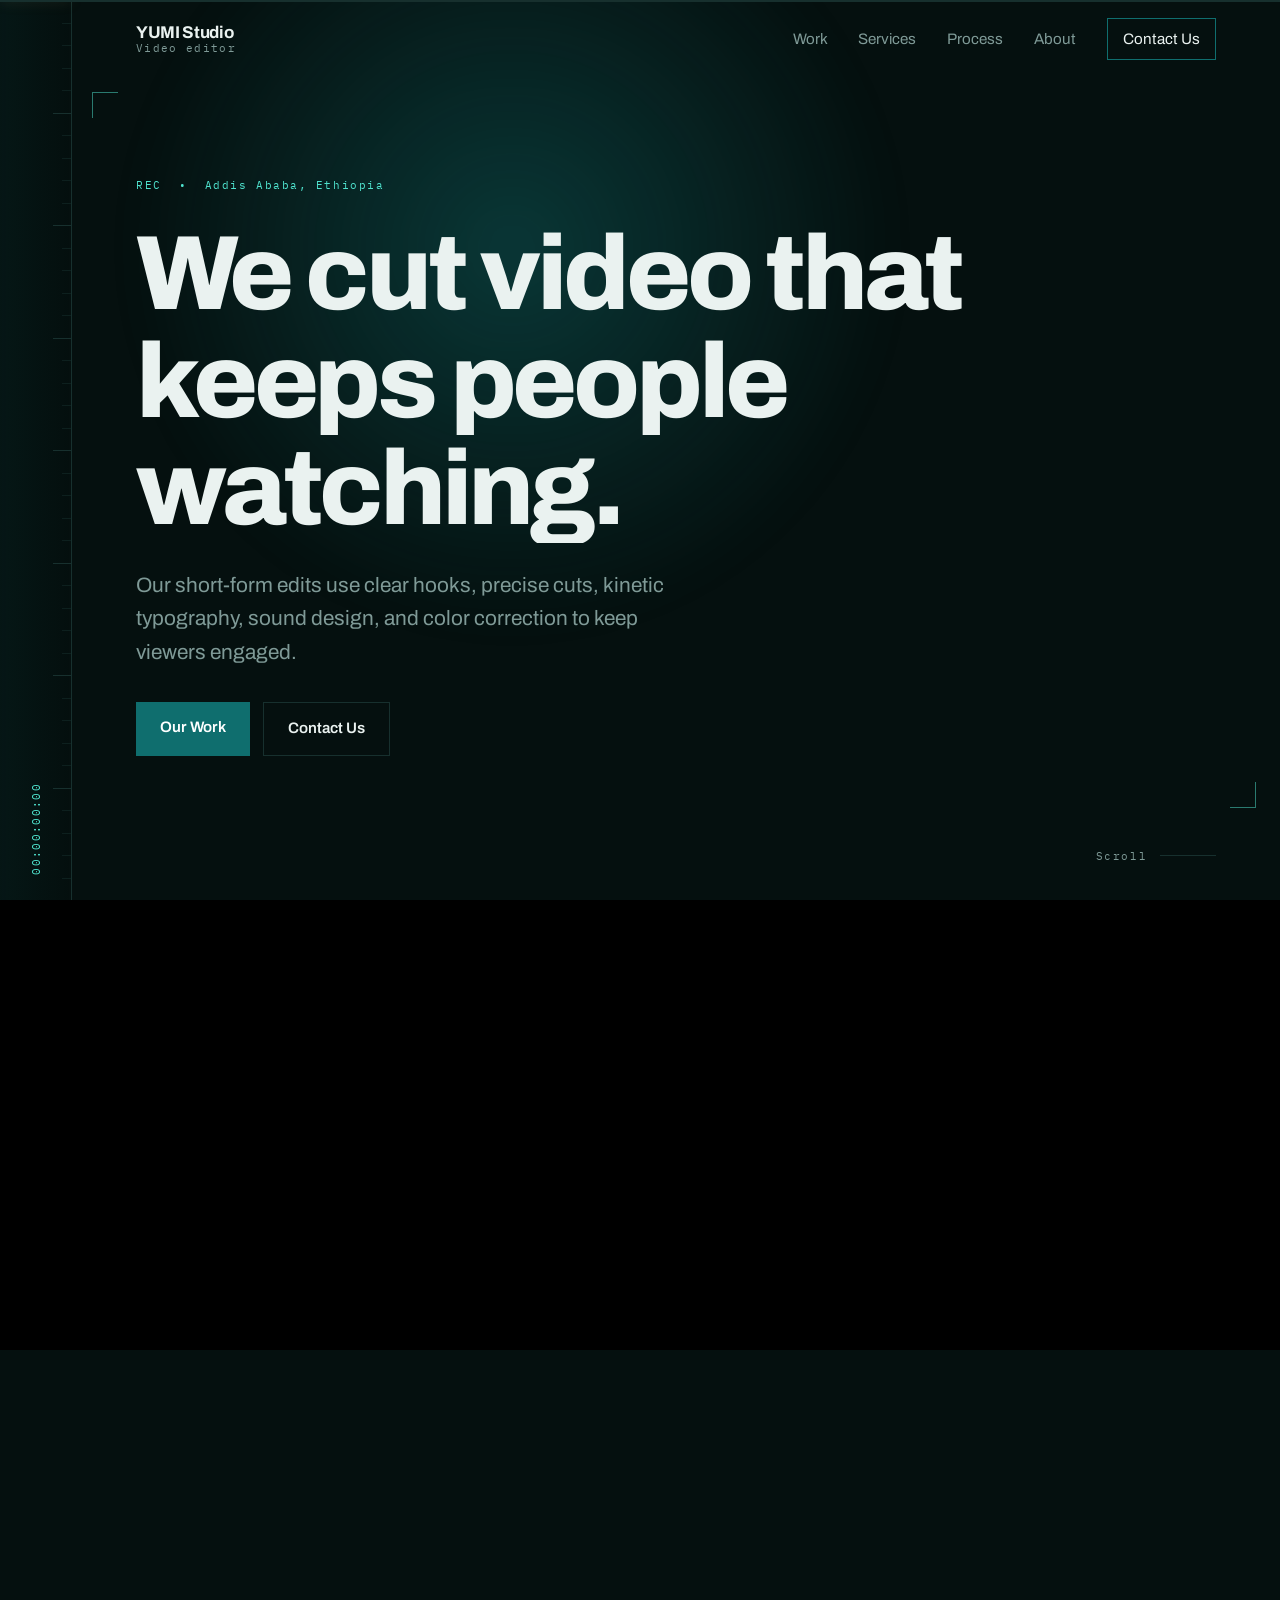
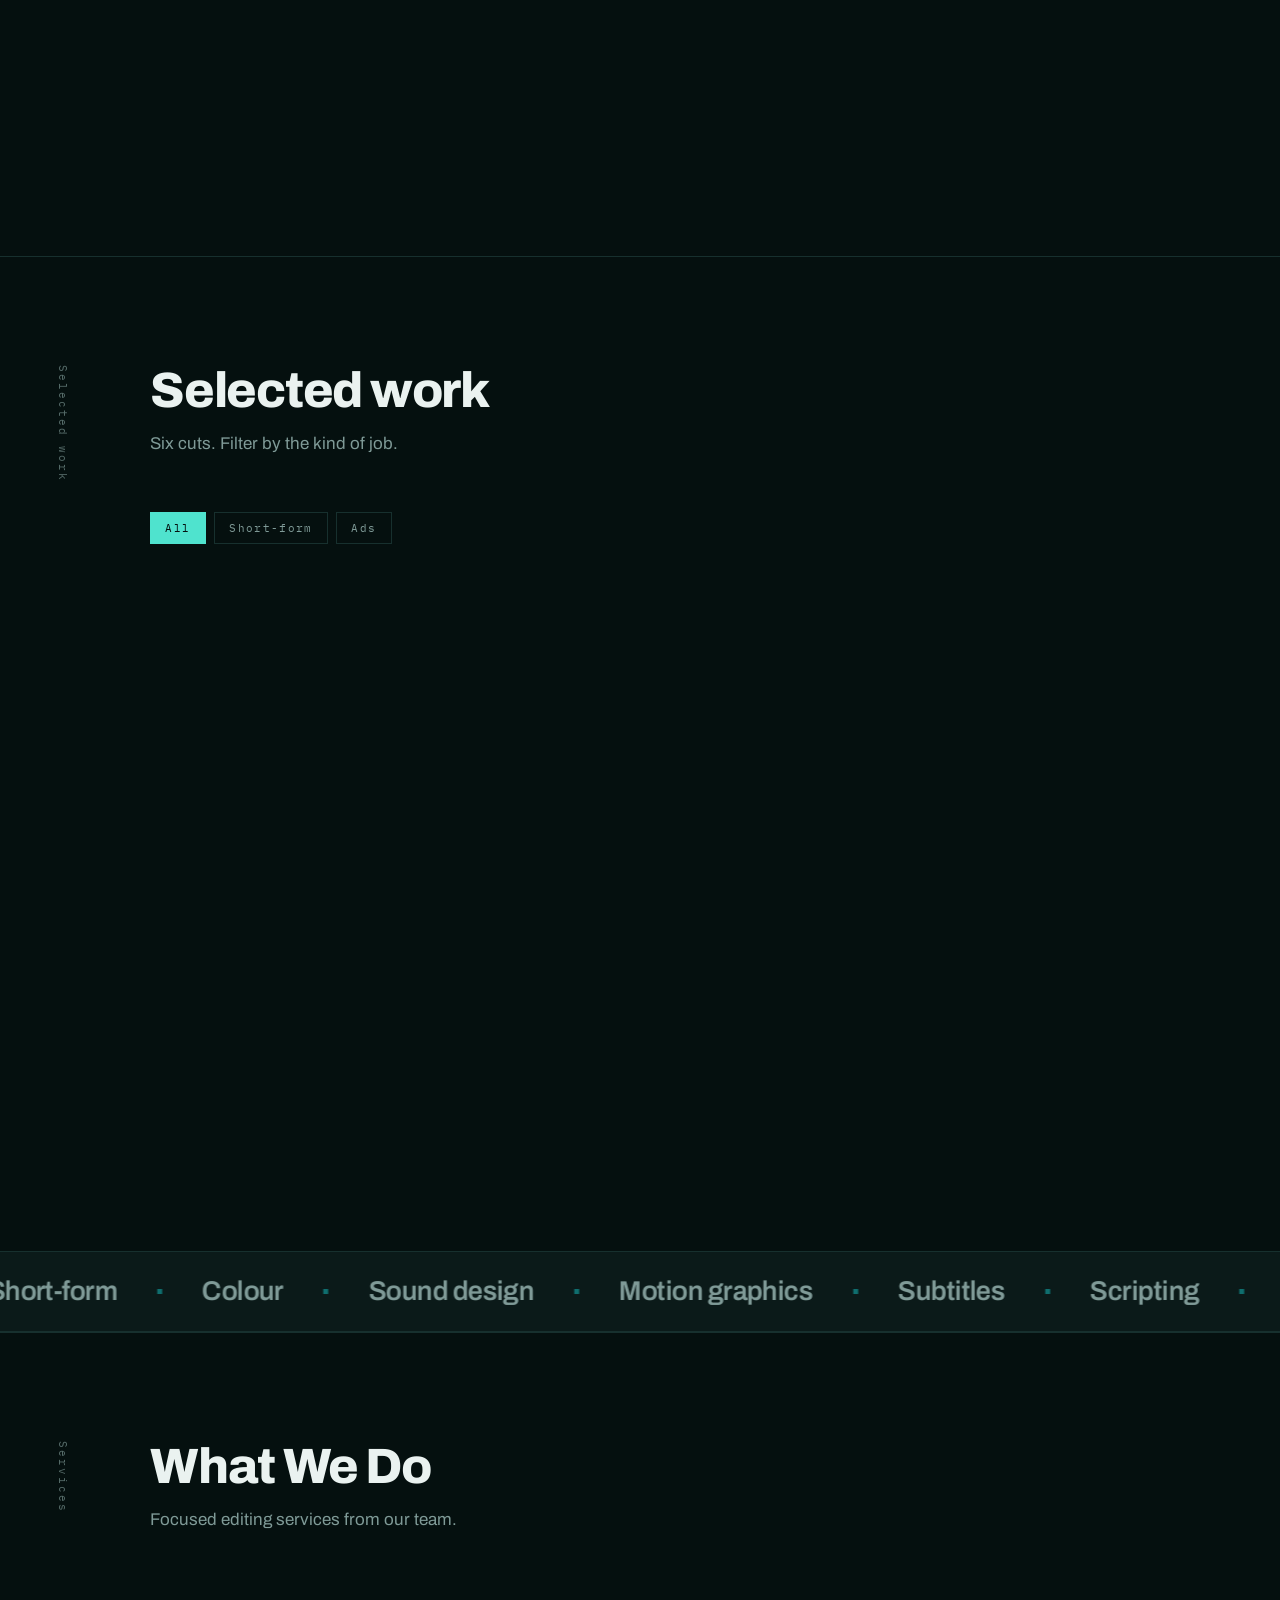
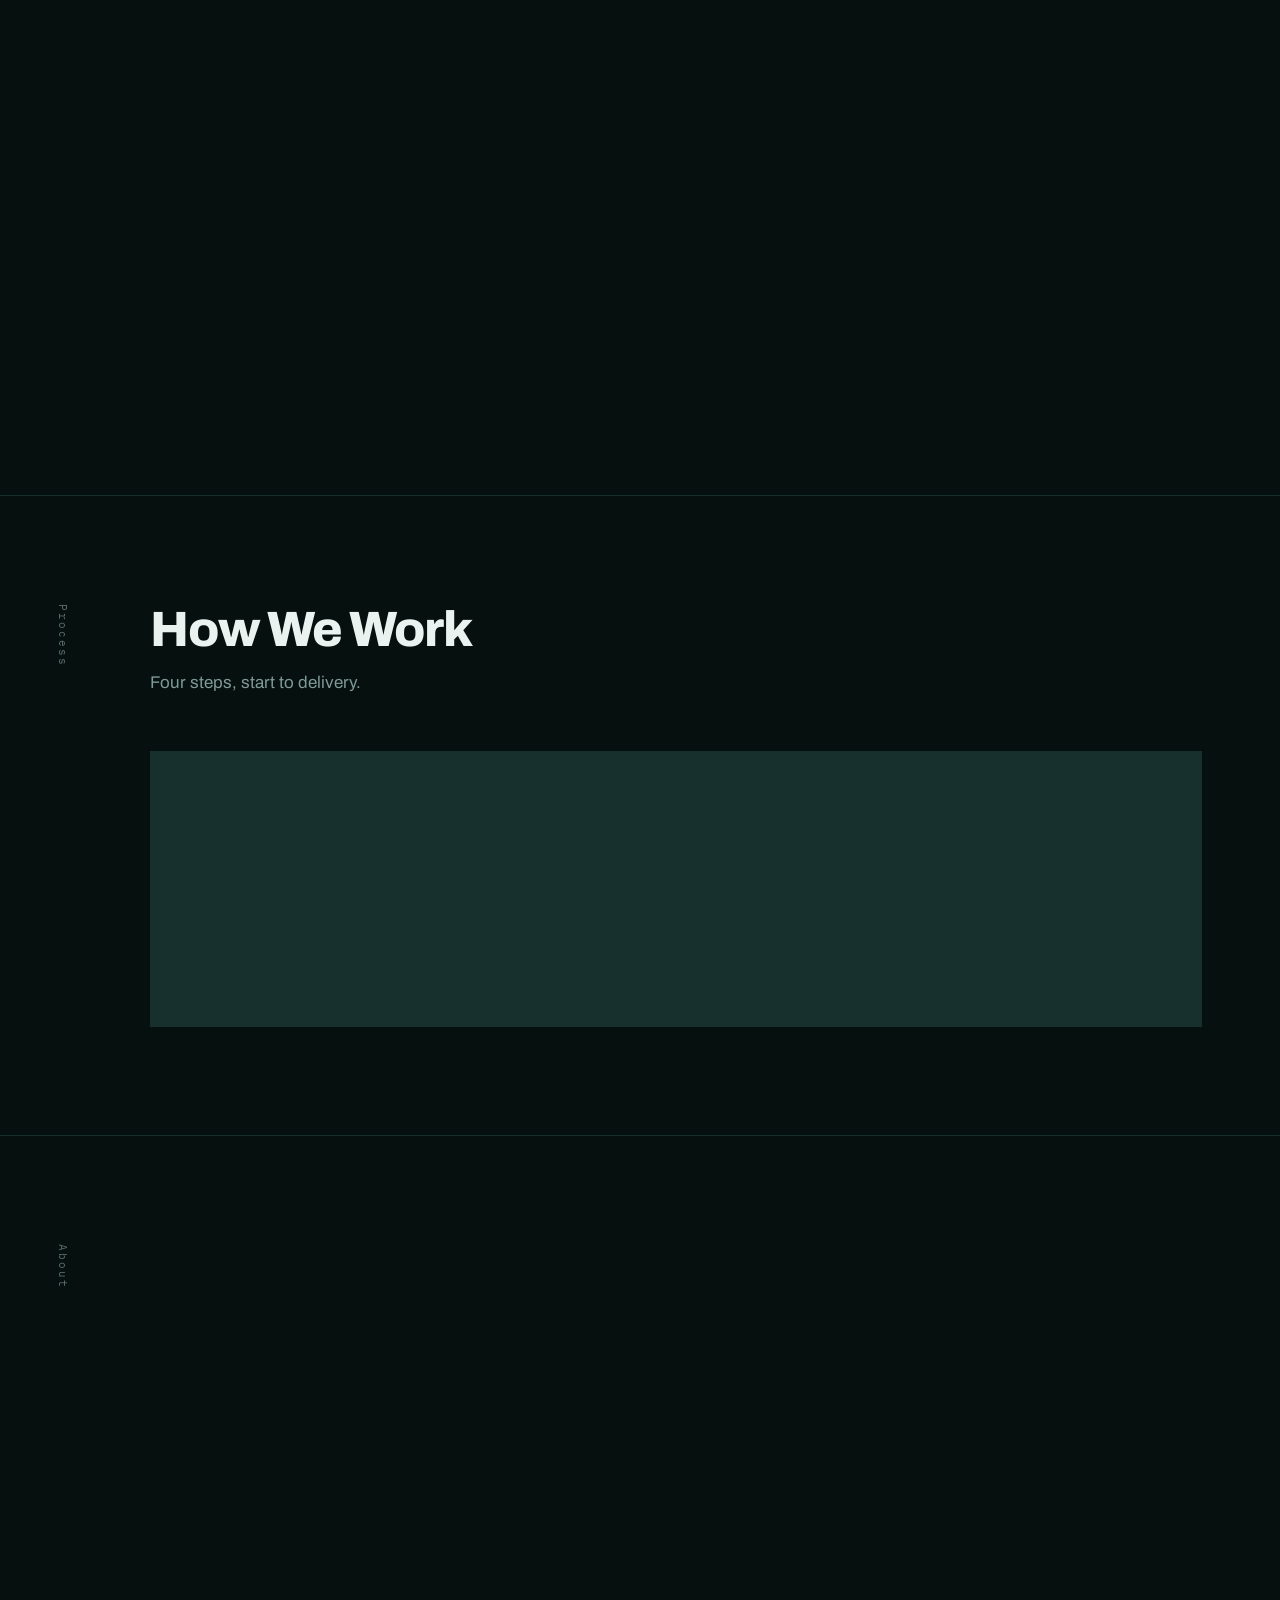
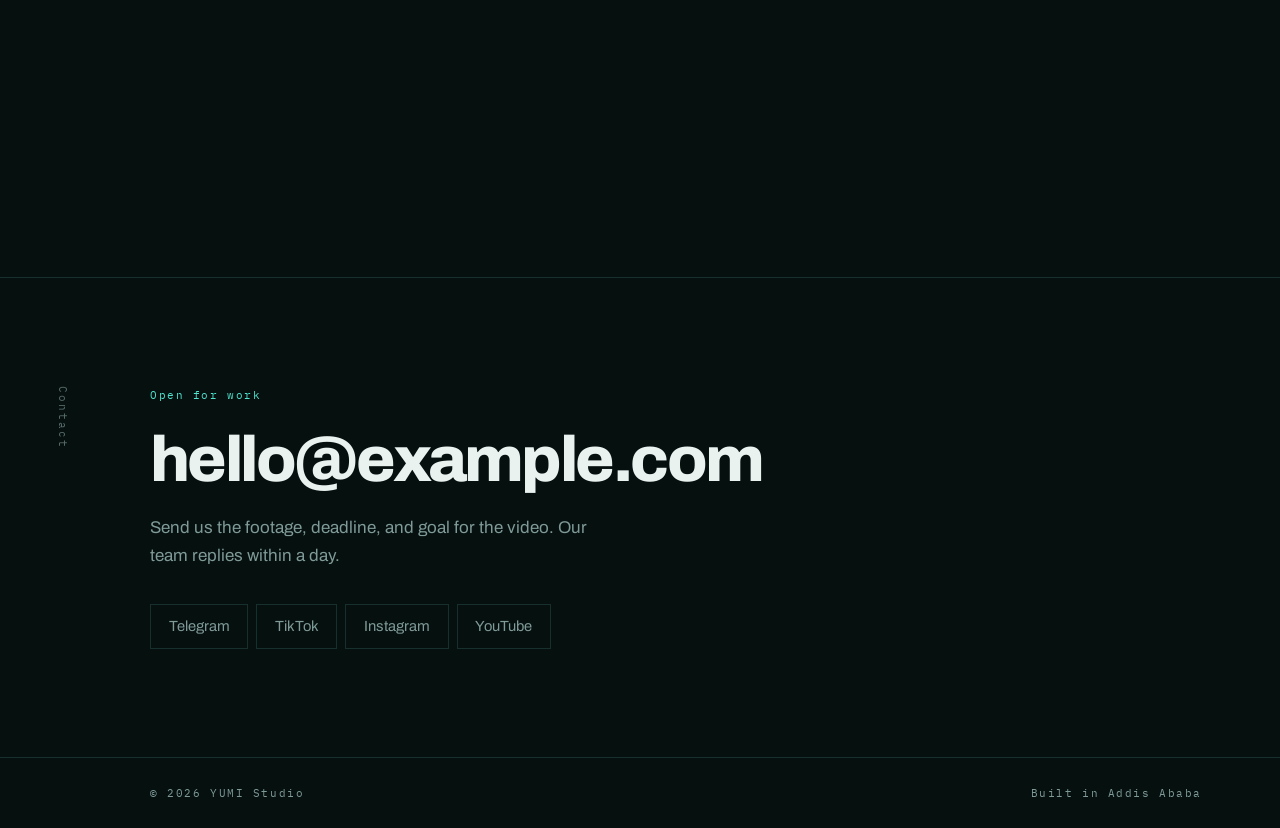
<file: PREVIEW-single-file.html>
<!DOCTYPE html>
<!--
  ============================================================
  YUMI STUDIO — SHORT-FORM VIDEO EDITING
  ============================================================
  This is the ONLY page of the site. Everything lives here.

  HOW THIS FILE IS ORGANISED (scroll down and you'll hit these in order):
    1. <head>        - fonts, title, link to the CSS file
    2. Left rail     - the timeline ruler + timecode
    3. Navigation    - top menu
    4. #hero         - first screen
    5. #showreel     - your main featured video
    6. #work         - grid of your videos
    7. #services     - what you offer
    8. #process      - how you work
    9. #about        - about you
   10. #contact      - how people reach you
   11. footer

  WHERE TO PUT YOUR YOUTUBE VIDEOS:
    Search this file for   data-yt="
    Every one of those is a placeholder. Replace REPLACE_ME with
    your YouTube video ID. Full instructions are in README.md.
  ============================================================
-->
<html lang="en">
<head>
  <meta charset="UTF-8" />
  <meta name="viewport" content="width=device-width, initial-scale=1.0" />

  <!-- ===== EDIT ME: the text in the browser tab ===== -->
  <title>YUMI | Short-Form Video Editing &amp; Content Agency</title>

  <!-- ===== EDIT ME: the description Google shows in search results ===== -->
  <meta name="description" content="YUMI creates short-form video edits for brands and creators, with precise cuts, sound design, color correction, and hook-based storytelling." />

  <meta name="theme-color" content="#05100F" />

  <!-- Fonts. Archivo does the headlines and body text, IBM Plex Mono does the timecode. -->
  <link rel="preconnect" href="https://fonts.googleapis.com" />
  <link rel="preconnect" href="https://fonts.gstatic.com" crossorigin />
  <link href="https://fonts.googleapis.com/css2?family=Archivo:wght@400;500;600;700;800&family=IBM+Plex+Mono:wght@400;500&display=swap" rel="stylesheet" />

  <!-- Our stylesheet. All colours, spacing and layout live in css/style.css -->
  <style>
/* ============================================================
   STYLE.CSS — everything the site looks like
   ============================================================
   CONTENTS (use Ctrl+F / Cmd+F to jump to a heading)
     1.  DESIGN TOKENS      <- colours, fonts and spacing live here
     2.  RESET + BASE
     3.  LAYOUT HELPERS
     4.  LETTERBOX + SCRUBBER
     5.  LEFT RAIL (timeline ruler)
     6.  NAVIGATION
     7.  HERO
     8.  SECTION HEADINGS
     9.  YOUTUBE PLAYER
    10.  WORK GRID + FILTERS
    11.  MARQUEE
    12.  SERVICES
    13.  PROCESS
    14.  ABOUT
    15.  CONTACT + FOOTER
    16.  SCROLL ANIMATIONS
    17.  RESPONSIVE (tablet + mobile)
    18.  REDUCED MOTION

   TO CHANGE ALL THE COLOURS ON THE SITE, edit section 1 only.
   ============================================================ */


/* ============================================================
   1. DESIGN TOKENS
   ============================================================ */
:root {
  /* ---- Colours ---- */
  --ink:      #05100F;   /* page background, a black with a green cast     */
  --surface:  #0B1A19;   /* panels sitting on top of the background        */
  --line:     #17302E;   /* hairline borders                              */
  --brand:    #0F6E6E;   /* YOUR BRAND COLOUR — fills, buttons            */
  --glow:     #4FE3CE;   /* bright teal — links, hovers, anything small    */
  --sand:     #E9B872;   /* the one warm accent. Use it rarely.            */
  --text:     #EAF2F0;   /* main text                                     */
  --muted:    #7F9A97;   /* secondary text                                */

  /* ---- Type ---- */
  --font:     "Archivo", system-ui, -apple-system, "Segoe UI", sans-serif;
  --mono:     "IBM Plex Mono", ui-monospace, "Courier New", monospace;

  /* A type scale. clamp(min, preferred, max) = it grows with the screen. */
  --fs-hero:  clamp(2.6rem, 8.5vw, 6.6rem);
  --fs-h2:    clamp(1.9rem, 4.2vw, 3.1rem);
  --fs-h3:    clamp(1.15rem, 1.9vw, 1.45rem);
  --fs-lead:  clamp(1.05rem, 1.7vw, 1.3rem);
  --fs-body:  1.0625rem;
  --fs-tc:    0.7rem;    /* the small monospace labels */

  /* ---- Spacing ---- */
  --gutter:   clamp(1.25rem, 5vw, 4rem);
  --rail-w:   72px;              /* width of the left timeline ruler */
  --section-y: clamp(5rem, 12vh, 9rem);
  --max:      1180px;            /* max content width */

  /* ---- Motion ---- */
  --ease:     cubic-bezier(0.22, 1, 0.36, 1);  /* slow-out, cinematic */
  --slow:     900ms;
}


/* ============================================================
   2. RESET + BASE
   ============================================================ */
*, *::before, *::after { box-sizing: border-box; }

html {
  scroll-behavior: smooth;
  /* stops the fixed nav from covering a section you jump to */
  scroll-padding-top: 90px;
}

body {
  margin: 0;
  background: var(--ink);
  color: var(--text);
  font-family: var(--font);
  font-size: var(--fs-body);
  line-height: 1.62;
  -webkit-font-smoothing: antialiased;
  overflow-x: hidden;
}

h1, h2, h3 { margin: 0; line-height: 1.02; font-weight: 800; letter-spacing: -0.025em; }
p  { margin: 0 0 1em; }
ul, ol { margin: 0; padding: 0; list-style: none; }
img { max-width: 100%; display: block; }

a { color: inherit; text-decoration: none; }

/* Anyone tabbing with a keyboard must be able to see where they are. */
:focus-visible {
  outline: 2px solid var(--glow);
  outline-offset: 3px;
}

/* The small monospace labels: timecode, tags, slate text. */
.tc {
  font-family: var(--mono);
  font-size: var(--fs-tc);
  letter-spacing: 0.14em;
  color: var(--muted);
  margin: 0;
}

.visually-hidden {
  position: absolute; width: 1px; height: 1px;
  overflow: hidden; clip: rect(0 0 0 0); white-space: nowrap;
}

.skip-link {
  position: absolute; left: -9999px; top: 0; z-index: 999;
  background: var(--brand); color: #fff; padding: .75rem 1rem;
}
.skip-link:focus { left: 0; }


/* ============================================================
   3. LAYOUT HELPERS
   ============================================================ */
.wrap {
  width: 100%;
  max-width: var(--max);
  margin-inline: auto;
  padding-inline: var(--gutter);
}

.section {
  position: relative;
  padding-block: var(--section-y);
  /* leaves room for the fixed ruler on the left */
  padding-left: var(--rail-w);
  border-top: 1px solid var(--line);
}

/* The name of each section, printed sideways on the ruler. */
.section::before {
  content: attr(data-clip);
  position: absolute;
  left: 0; top: var(--section-y);
  width: var(--rail-w);
  font-family: var(--mono);
  font-size: var(--fs-tc);
  letter-spacing: 0.18em;
  color: var(--muted);
  writing-mode: vertical-rl;
  opacity: .65;
}


/* ============================================================
   4. LETTERBOX + SCRUBBER
   ============================================================ */
/* Two black bars that retract on load. See js/main.js -> letterbox open. */
.letterbox {
  position: fixed; left: 0; right: 0;
  height: 50vh; background: #000; z-index: 200;
  pointer-events: none;
  transition: transform 1100ms var(--ease);
}
.letterbox--top    { top: 0;    transform: translateY(0); }
.letterbox--bottom { bottom: 0; transform: translateY(0); }
body.is-open .letterbox--top    { transform: translateY(-100%); }
body.is-open .letterbox--bottom { transform: translateY(100%); }

/* Thin progress bar across the very top. */
.scrubber {
  position: fixed; inset: 0 0 auto 0; height: 2px;
  background: var(--line); z-index: 120;
}
.scrubber__fill {
  display: block; height: 100%; width: 0%;
  background: var(--glow);
}


/* ============================================================
   5. LEFT RAIL (timeline ruler)
   ============================================================ */
.rail {
  position: fixed; left: 0; top: 0; bottom: 0;
  width: var(--rail-w);
  border-right: 1px solid var(--line);
  z-index: 90;
  pointer-events: none;
  background: linear-gradient(to right, rgba(15,110,110,.07), transparent);
}

.rail__ticks { position: absolute; inset: 0; }
.rail__ticks span {
  position: absolute; right: 0; height: 1px;
  background: var(--line);
}

/* The moving playhead line. This is the one place the warm accent is used. */
.rail__playhead {
  position: absolute; right: 0; left: 0; top: 0; height: 1px;
  background: var(--sand);
  box-shadow: 0 0 12px rgba(233,184,114,.55);
}

.rail__timecode {
  position: absolute; left: 50%; bottom: 1.6rem;
  transform: translateX(-50%) rotate(180deg);
  writing-mode: vertical-rl;
  font-family: var(--mono);
  font-size: var(--fs-tc);
  letter-spacing: .12em;
  color: var(--glow);
}


/* ============================================================
   6. NAVIGATION
   ============================================================ */
.nav {
  position: fixed; top: 0; left: var(--rail-w); right: 0;
  z-index: 100;
  display: flex; align-items: center; justify-content: space-between;
  gap: 1rem;
  padding: 1.1rem var(--gutter);
  transition: background 400ms var(--ease), border-color 400ms var(--ease), padding 400ms var(--ease);
  border-bottom: 1px solid transparent;
}
/* JS adds .is-stuck once you scroll past the hero. */
.nav.is-stuck {
  background: rgba(5,16,15,.82);
  backdrop-filter: blur(14px);
  border-bottom-color: var(--line);
  padding-block: .7rem;
}

.nav__mark { display: flex; flex-direction: column; line-height: 1.15; }
.nav__markName { font-weight: 700; letter-spacing: -0.02em; }
.nav__markRole { font-family: var(--mono); font-size: var(--fs-tc); color: var(--muted); letter-spacing: .12em; }

.nav__links { display: flex; align-items: center; gap: clamp(1rem, 2.4vw, 2rem); }
.nav__links a { font-size: .95rem; color: var(--muted); transition: color 250ms; }
.nav__links a:hover { color: var(--text); }
/* JS adds .is-current to the link for the section you're looking at. */
.nav__links a.is-current { color: var(--glow); }

.nav__cta {
  border: 1px solid var(--brand);
  padding: .5rem .95rem;
  color: var(--text) !important;
  transition: background 300ms var(--ease), border-color 300ms;
}
.nav__cta:hover { background: var(--brand); }

.nav__toggle {
  display: none;
  background: none; border: 1px solid var(--line);
  width: 42px; height: 38px; cursor: pointer;
  flex-direction: column; align-items: center; justify-content: center; gap: 5px;
}
.nav__toggle span { display: block; width: 18px; height: 1.5px; background: var(--text); transition: transform 300ms var(--ease), opacity 200ms; }
.nav__toggle[aria-expanded="true"] span:first-child { transform: translateY(3.25px) rotate(45deg); }
.nav__toggle[aria-expanded="true"] span:nth-child(2) { transform: translateY(-3.25px) rotate(-45deg); }


/* ============================================================
   7. HERO
   ============================================================ */
.hero {
  position: relative;
  min-height: 100svh;
  display: flex; align-items: center;
  padding: 8rem var(--gutter) 6rem;
  padding-left: calc(var(--rail-w) + var(--gutter));
  overflow: hidden;
}

/* One soft light source. The only gradient on the page. */
.hero__glow {
  position: absolute; top: -18%; left: 8%;
  width: min(70vw, 820px); aspect-ratio: 1;
  background: radial-gradient(circle, rgba(15,110,110,.42), rgba(15,110,110,0) 66%);
  filter: blur(18px);
  pointer-events: none;
}

/* Viewfinder corner brackets */
.bracket { position: absolute; width: 26px; height: 26px; opacity: .5; }
.bracket--tl { top: 92px;  left: calc(var(--rail-w) + 1.25rem); border-top: 1px solid var(--glow);    border-left: 1px solid var(--glow); }
.bracket--br { bottom: 92px; right: 1.5rem;                     border-bottom: 1px solid var(--glow); border-right: 1px solid var(--glow); }

.hero__inner { position: relative; max-width: min(900px, 90vw); width: 100%; }
.hero__slate { color: var(--glow); margin-bottom: 1.6rem; }

.hero__title {
  font-size: var(--fs-hero);
  font-weight: 800;
  letter-spacing: -0.04em;
  margin-bottom: 1.6rem;
}

/* Each headline line sits inside a "mask" so it can slide up into view. */
.mask { display: block; overflow: hidden; }
.mask__inner {
  display: block;
  transform: translateY(110%);
  transition: transform 1000ms var(--ease);
}
body.is-open .mask__inner { transform: translateY(0); }
/* stagger the three lines */
body.is-open .mask:nth-child(1) .mask__inner { transition-delay: 220ms; }
body.is-open .mask:nth-child(2) .mask__inner { transition-delay: 330ms; }
body.is-open .mask:nth-child(3) .mask__inner { transition-delay: 440ms; }

.hero__lede {
  max-width: 46ch;
  font-size: var(--fs-lead);
  color: var(--muted);
  opacity: 0; transform: translateY(14px);
  transition: opacity 800ms var(--ease) 700ms, transform 800ms var(--ease) 700ms;
}
.hero__actions {
  display: flex; flex-wrap: wrap; gap: .8rem; margin-top: 2rem;
  opacity: 0; transform: translateY(14px);
  transition: opacity 800ms var(--ease) 820ms, transform 800ms var(--ease) 820ms;
}
body.is-open .hero__lede,
body.is-open .hero__actions { opacity: 1; transform: none; }

/* Buttons */
.btn {
  display: inline-block;
  padding: .85rem 1.5rem;
  font-weight: 600; font-size: .95rem;
  transition: background 320ms var(--ease), color 320ms, border-color 320ms, transform 320ms var(--ease);
}
.btn--solid { background: var(--brand); color: #fff; }
.btn--solid:hover { background: var(--glow); color: var(--ink); transform: translateY(-2px); }
.btn--ghost { border: 1px solid var(--line); color: var(--text); }
.btn--ghost:hover { border-color: var(--glow); color: var(--glow); transform: translateY(-2px); }

.hero__cue {
  position: absolute; bottom: 2.2rem; right: var(--gutter);
  display: flex; align-items: center; gap: .8rem;
}
.hero__cueLine {
  width: 56px; height: 1px; background: var(--line); position: relative; overflow: hidden;
}
.hero__cueLine::after {
  content: ""; position: absolute; inset: 0; background: var(--glow);
  transform: translateX(-100%);
  animation: cue 2.4s var(--ease) infinite;
}
@keyframes cue {
  0%   { transform: translateX(-100%); }
  55%  { transform: translateX(0); }
  100% { transform: translateX(100%); }
}


/* ============================================================
   8. SECTION HEADINGS
   ============================================================ */
.head { margin-bottom: clamp(2.2rem, 5vw, 3.4rem); max-width: 54ch; }
.head__title { font-size: var(--fs-h2); }
.head__note { color: var(--muted); margin-top: .9rem; }


/* ============================================================
   9. YOUTUBE PLAYER
   ============================================================
   The .player div starts as a thumbnail with a play button.
   The real YouTube iframe is only loaded when it's clicked,
   which keeps the page fast. Built by js/main.js.
   ============================================================ */
.player {
  position: relative;
  aspect-ratio: 16 / 9;
  background: var(--surface);
  border: 1px solid var(--line);
  overflow: hidden;
  cursor: pointer;
}
.player--wide { border-color: var(--brand); }

.player__thumb {
  position: absolute; inset: 0;
  width: 100%; height: 100%;
  object-fit: cover;
  filter: saturate(.75) contrast(1.05);
  transition: transform 900ms var(--ease), filter 600ms var(--ease);
}
.player:hover .player__thumb { transform: scale(1.04); filter: saturate(1) contrast(1); }

.player__veil {
  position: absolute; inset: 0;
  background: linear-gradient(to top, rgba(5,16,15,.75), rgba(5,16,15,.15) 55%);
}

.player__btn {
  position: absolute; left: 50%; top: 50%;
  transform: translate(-50%, -50%);
  width: 64px; height: 64px;
  display: grid; place-items: center;
  background: rgba(15,110,110,.9);
  border: none;
  cursor: pointer;
  transition: background 320ms var(--ease), transform 420ms var(--ease);
}
.player:hover .player__btn { background: var(--glow); transform: translate(-50%,-50%) scale(1.08); }
.player__btn svg { width: 18px; height: 18px; fill: #fff; margin-left: 2px; }
.player:hover .player__btn svg { fill: var(--ink); }

.player__time {
  position: absolute; right: .7rem; bottom: .7rem;
  font-family: var(--mono); font-size: var(--fs-tc);
  background: rgba(5,16,15,.85); color: var(--text);
  padding: .2rem .45rem;
}

/* The state after you click: a real YouTube embed fills the box. */
.player iframe { position: absolute; inset: 0; width: 100%; height: 100%; border: 0; }

/* Shown when data-yt is still REPLACE_ME */
.player.is-empty { display: grid; place-items: center; cursor: default; }
.player.is-empty .player__hint {
  font-family: var(--mono); font-size: var(--fs-tc);
  color: var(--muted); text-align: center; padding: 1rem; line-height: 1.8;
}


/* ============================================================
   10. WORK GRID + FILTERS
   ============================================================ */
.filters { display: flex; flex-wrap: wrap; gap: .5rem; margin-bottom: 2rem; }
.filter {
  font-family: var(--mono); font-size: var(--fs-tc); letter-spacing: .12em;
  background: none; border: 1px solid var(--line); color: var(--muted);
  padding: .5rem .9rem; cursor: pointer;
  transition: color 260ms, border-color 260ms, background 260ms;
}
.filter:hover { color: var(--text); border-color: var(--muted); }
.filter.is-active { color: var(--ink); background: var(--glow); border-color: var(--glow); }

.grid {
  display: grid;
  grid-template-columns: repeat(auto-fill, minmax(320px, 1fr));
  gap: clamp(1.2rem, 2.5vw, 2rem);
}

.card { display: flex; flex-direction: column; }
.card.is-hidden { display: none; }
.card__meta { padding-top: .9rem; border-top: 1px solid var(--line); margin-top: .9rem; }
.card__title { font-size: var(--fs-h3); font-weight: 700; }
.card__line { color: var(--muted); font-size: .9rem; margin: .35rem 0 0; }

.grid__empty { color: var(--muted); margin-top: 2rem; }


/* ============================================================
   11. MARQUEE
   ============================================================ */
.marquee {
  overflow: hidden;
  border-block: 1px solid var(--line);
  padding-block: 1.1rem;
  padding-left: var(--rail-w);
  background: var(--surface);
}
.marquee__track {
  display: flex; align-items: center; gap: 2.5rem;
  white-space: nowrap;
  font-size: clamp(1.1rem, 2.4vw, 1.7rem);
  font-weight: 600; letter-spacing: -0.02em;
  color: var(--muted);
  will-change: transform;
}
.marquee .dot { width: 5px; height: 5px; background: var(--brand); flex: none; }


/* ============================================================
   12. SERVICES
   ============================================================ */
.rows { border-top: 1px solid var(--line); }
.row {
  display: grid;
  grid-template-columns: minmax(180px, 1fr) 2.2fr auto;
  gap: 1.5rem;
  align-items: start;
  padding-block: clamp(1.6rem, 3.5vw, 2.4rem);
  border-bottom: 1px solid var(--line);
  transition: background 400ms var(--ease);
}
.row:hover { background: rgba(15,110,110,.06); }
.row__title { font-size: var(--fs-h3); font-weight: 700; }
.row__body { color: var(--muted); margin: 0; max-width: 52ch; }
.row__tag { white-space: nowrap; }


/* ============================================================
   13. PROCESS
   ============================================================ */
.steps { display: grid; gap: 1px; background: var(--line); border: 1px solid var(--line); }
.step { background: var(--ink); padding: clamp(1.4rem, 3vw, 2.2rem); }
.step__num { color: var(--brand); display: block; margin-bottom: .9rem; }
.step__title { font-size: var(--fs-h3); font-weight: 700; margin-bottom: .6rem; }
.step__body { color: var(--muted); margin: 0; max-width: 60ch; }

@media (min-width: 900px) {
  .steps { grid-template-columns: repeat(4, 1fr); }
}


/* ============================================================
   14. ABOUT
   ============================================================ */
.about__grid { display: grid; gap: clamp(2rem, 5vw, 4rem); align-items: start; }
@media (min-width: 900px) {
  .about__grid { grid-template-columns: 0.85fr 1.15fr; }
}

.about__portrait {
  position: relative;
  aspect-ratio: 4 / 5;
  background: var(--surface);
  border: 1px solid var(--line);
  overflow: hidden;
}
.about__portrait img { width: 100%; height: 100%; object-fit: cover; filter: grayscale(.25) contrast(1.05); }
.about__portraitNote { display: none; position: absolute; inset: 0; place-content: center; text-align: center; padding: 1.5rem; }
/* If the photo file is missing, show the hint instead of a broken image. */
.about__portrait.is-missing img { display: none; }
.about__portrait.is-missing .about__portraitNote { display: grid; }

.about__text p { color: var(--muted); max-width: 58ch; }
.about__text .head__title { margin-bottom: 1.4rem; }

.stats { display: grid; gap: 1px; background: var(--line); border: 1px solid var(--line); margin: 2.2rem 0 0; }
@media (min-width: 620px) { .stats { grid-template-columns: repeat(3, 1fr); } }
.stats > div { background: var(--ink); padding: 1.1rem 1.2rem; }
.stats dt { margin-bottom: .4rem; }
.stats dd { margin: 0; font-size: clamp(1.5rem, 3vw, 2.1rem); font-weight: 700; letter-spacing: -0.03em; color: var(--text); }


/* ============================================================
   15. CONTACT + FOOTER
   ============================================================ */
.contact { text-align: left; }
.contact__slate { color: var(--glow); margin-bottom: 1.4rem; }
.contact__title {
  font-size: clamp(1.7rem, 6vw, 4rem);
  letter-spacing: -0.04em;
  word-break: break-word;
}
.contact__title a {
  background-image: linear-gradient(var(--glow), var(--glow));
  background-size: 0% 2px;
  background-repeat: no-repeat;
  background-position: 0 100%;
  transition: background-size 600ms var(--ease), color 400ms;
  padding-bottom: .1em;
}
.contact__title a:hover { background-size: 100% 2px; color: var(--glow); }

.contact__note { color: var(--muted); max-width: 46ch; margin-top: 1.4rem; }

.contact__links { display: flex; flex-wrap: wrap; gap: .5rem; margin-top: 2.2rem; }
.contact__links a {
  display: inline-block;
  border: 1px solid var(--line);
  padding: .6rem 1.1rem;
  font-size: .92rem; color: var(--muted);
  transition: color 300ms, border-color 300ms, transform 300ms var(--ease);
}
.contact__links a:hover { color: var(--glow); border-color: var(--glow); transform: translateY(-2px); }

.foot { border-top: 1px solid var(--line); padding-block: 1.6rem; padding-left: var(--rail-w); }
.foot__inner { display: flex; justify-content: space-between; gap: 1rem; flex-wrap: wrap; }


/* ============================================================
   16. SCROLL ANIMATIONS
   ============================================================
   Anything with class="reveal" starts hidden and wipes into view
   when it scrolls onto the screen. js/main.js adds .is-in.
   This is a wipe (like an edit transition), not a plain fade.
   ============================================================ */
.reveal {
  opacity: 0;
  transform: translateY(38px) scale(.985);
  clip-path: inset(0 0 100% 0);
  transition:
    opacity      var(--slow) var(--ease),
    transform    var(--slow) var(--ease),
    clip-path    var(--slow) var(--ease);
}
.reveal.is-in {
  opacity: 1;
  transform: none;
  clip-path: inset(0 0 0% 0);
}
/* Cards in the grid come in one after another. */
.grid .reveal:nth-child(2) { transition-delay: 90ms; }
.grid .reveal:nth-child(3) { transition-delay: 180ms; }
.grid .reveal:nth-child(4) { transition-delay: 60ms; }
.grid .reveal:nth-child(5) { transition-delay: 150ms; }
.grid .reveal:nth-child(6) { transition-delay: 240ms; }

.steps .reveal:nth-child(2) { transition-delay: 80ms; }
.steps .reveal:nth-child(3) { transition-delay: 160ms; }
.steps .reveal:nth-child(4) { transition-delay: 240ms; }


/* ============================================================
   17. RESPONSIVE
   ============================================================ */

/* ---- Tablet and below: shrink the rail ---- */
@media (max-width: 1000px) {
  :root { --rail-w: 52px; }
  .row { grid-template-columns: 1fr; gap: .6rem; }
  .row__tag { order: -1; }
}

/* ---- Mobile: hide the rail entirely, stack the nav ---- */
@media (max-width: 760px) {
  :root { --rail-w: 0px; }

  .rail { display: none; }
  .section { padding-left: 0; border-top: 1px solid var(--line); }
  .section::before { display: none; }
  .marquee, .foot { padding-left: 0; }
  .hero { padding-left: var(--gutter); }
  .bracket--tl { left: 1.25rem; }

  .nav { left: 0; }

  /* The menu becomes a panel that drops down when the hamburger is tapped. */
  .nav__links {
    position: fixed;
    top: 66px; left: 0; right: 0;
    flex-direction: column;
    align-items: flex-start;
    gap: 0;
    background: rgba(5,16,15,.97);
    backdrop-filter: blur(16px);
    border-bottom: 1px solid var(--line);
    padding: .5rem var(--gutter) 1.4rem;
    /* hidden by default */
    opacity: 0; visibility: hidden;
    transform: translateY(-12px);
    transition: opacity 320ms var(--ease), transform 360ms var(--ease), visibility 320ms;
  }
  .nav__links.is-open { opacity: 1; visibility: visible; transform: none; }
  .nav__links a { padding: .85rem 0; width: 100%; border-bottom: 1px solid var(--line); font-size: 1.05rem; }
  .nav__cta { border: 1px solid var(--brand); margin-top: 1rem; text-align: center; }

  .nav__toggle { display: flex; }

  .grid { grid-template-columns: 1fr; }
  .hero__cue { display: none; }
  .hero__inner { max-width: none; }
}


/* ============================================================
   18. REDUCED MOTION
   ============================================================
   Some people turn animation off in their phone or computer
   settings. We respect that: everything just appears.
   ============================================================ */
@media (prefers-reduced-motion: reduce) {
  html { scroll-behavior: auto; }
  *, *::before, *::after {
    animation-duration: .001ms !important;
    animation-iteration-count: 1 !important;
    transition-duration: .001ms !important;
  }
  .reveal { opacity: 1; transform: none; clip-path: none; }
  .mask__inner { transform: none; }
  .hero__lede, .hero__actions { opacity: 1; transform: none; }
  .letterbox { display: none; }
}

</style>
</head>

<body>

  <!-- Letterbox bars. These slide away on page load, like a film starting. -->
  <div class="letterbox letterbox--top" aria-hidden="true"></div>
  <div class="letterbox letterbox--bottom" aria-hidden="true"></div>

  <!-- Thin scrubber at the very top of the screen that fills as you scroll. -->
  <div class="scrubber" aria-hidden="true"><span id="scrubberFill" class="scrubber__fill"></span></div>

  <!-- Skip link: lets keyboard users jump past the menu. Invisible until focused. -->
  <a class="skip-link" href="#hero">Skip to content</a>

  <!--
    ===== LEFT RAIL =====
    The vertical timeline ruler. Purely decorative on mobile (it's hidden there).
    The timecode number is written by JavaScript as you scroll.
  -->
  <aside class="rail" aria-hidden="true">
    <div class="rail__ticks" id="railTicks"></div>
    <div class="rail__playhead" id="railPlayhead"></div>
    <div class="rail__timecode" id="railTimecode">00:00:00:00</div>
  </aside>

  <!--
    ===== NAVIGATION =====
    To rename a menu item, change the text between the <a> tags.
    The href="#work" part must match the id="work" on the section it jumps to.
  -->
  <header class="nav" id="nav">
    <a class="nav__mark" href="#hero">
      <span class="nav__markName">YUMI Studio</span>
      <span class="nav__markRole">Video editor</span>
    </a>

    <nav class="nav__links" id="navLinks" aria-label="Main">
      <a href="#work">Work</a>
      <a href="#services">Services</a>
      <a href="#process">Process</a>
      <a href="#about">About</a>
      <a class="nav__cta" href="#contact">Contact Us</a>
    </nav>

    <!-- Hamburger button, only visible on small screens -->
    <button class="nav__toggle" id="navToggle" aria-expanded="false" aria-controls="navLinks">
      <span></span><span></span>
      <span class="visually-hidden">Open menu</span>
    </button>
  </header>

  <main>

    <!--
      ===== 1. HERO =====
      The first thing anyone sees. Keep the headline short and plain.
    -->
    <section class="hero" id="hero">
      <div class="hero__glow" aria-hidden="true"></div>

      <!-- Corner brackets, like the safe-area marks in a camera viewfinder -->
      <span class="bracket bracket--tl" aria-hidden="true"></span>
      <span class="bracket bracket--br" aria-hidden="true"></span>

      <div class="hero__inner" data-parallax="0.18">
        <p class="tc hero__slate">REC &nbsp;•&nbsp; Addis Ababa, Ethiopia</p>

        <!-- ===== EDIT ME: your main headline ===== -->
        <h1 class="hero__title">
          <span class="mask"><span class="mask__inner">We cut video that</span></span>
          <span class="mask"><span class="mask__inner">keeps people</span></span>
          <span class="mask"><span class="mask__inner">watching.</span></span>
        </h1>

        <!-- ===== EDIT ME: the sentence under your headline ===== -->
        <p class="hero__lede">
          Our short-form edits use clear hooks, precise cuts, kinetic typography, sound design, and color correction to keep viewers engaged.
        </p>

        <div class="hero__actions">
          <a class="btn btn--solid" href="#work">Our Work</a>
          <a class="btn btn--ghost" href="#contact">Contact Us</a>
        </div>
      </div>

      <div class="hero__cue" aria-hidden="true">
        <span class="tc">Scroll</span>
        <span class="hero__cueLine"></span>
      </div>
    </section>


    <!--
      ===== 2. SHOWREEL =====
      Your single best video, big and centred.
      Replace REPLACE_ME below with your YouTube video ID.
    -->
    <section class="section showreel" id="showreel" data-clip="Showreel">
      <div class="wrap">
        <div class="head">
          <h2 class="head__title">Showreel</h2>
          <p class="head__note">The 60-second version of everything below.</p>
        </div>

        <!--
          YOUTUBE PLACEHOLDER #1
          data-yt   = the video ID from your YouTube link
          data-time = the duration label shown in the corner (optional)
        -->
        <div class="player player--wide reveal"
             data-yt="REPLACE_ME"
             data-title="Showreel 2026"
             data-time="1:04">
        </div>
      </div>
    </section>


    <!--
      ===== 3. WORK =====
      A grid of videos. Each .player is one video.
      To add a video: copy one whole <article class="card"> block and paste it
      below the last one, then change data-yt, the title and the category.
      data-cat must match one of the filter buttons.
    -->
    <section class="section work" id="work" data-clip="Selected work">
      <div class="wrap">
        <div class="head">
          <h2 class="head__title">Selected work</h2>
          <p class="head__note">Six cuts. Filter by the kind of job.</p>
        </div>

        <!-- Filter buttons. To add a category, copy a button and change the text + data-filter. -->
        <div class="filters" role="group" aria-label="Filter work">
          <button class="filter is-active" data-filter="all">All</button>
          <button class="filter" data-filter="short">Short-form</button>
          <button class="filter" data-filter="ad">Ads</button>
        </div>

        <div class="grid" id="workGrid">

          <!-- ---------- VIDEO 1 ---------- -->
          <article class="card reveal" data-cat="short">
            <div class="player" data-yt="REPLACE_ME" data-title="Course promo cutdown" data-time="0:38"></div>
            <div class="card__meta">
              <h3 class="card__title">Course promo cutdown</h3>
              <p class="card__line">FarGo Education · vertical</p>
            </div>
          </article>

          <!-- ---------- VIDEO 2 ---------- -->
          <article class="card reveal" data-cat="short">
            <div class="player" data-yt="REPLACE_ME" data-title="Hook test reel" data-time="0:22"></div>
            <div class="card__meta">
              <h3 class="card__title">Hook test reel</h3>
              <p class="card__line">Personal · vertical</p>
            </div>
          </article>

          <!-- ---------- VIDEO 3 ---------- -->
          <article class="card reveal" data-cat="ad">
            <div class="player" data-yt="REPLACE_ME" data-title="Product spot" data-time="0:30"></div>
            <div class="card__meta">
              <h3 class="card__title">Product spot</h3>
              <p class="card__line">Retail · 16:9</p>
            </div>
          </article>

          <!-- ---------- VIDEO 4 ---------- -->
          <article class="card reveal" data-cat="short">
            <div class="player" data-yt="REPLACE_ME" data-title="Tutorial series opener" data-time="0:45"></div>
            <div class="card__meta">
              <h3 class="card__title">Tutorial series opener</h3>
              <p class="card__line">FarGo Education · vertical</p>
            </div>
          </article>

        </div>

        <p class="grid__empty" id="gridEmpty" hidden>Nothing filed under that yet.</p>
      </div>
    </section>


    <!-- A moving strip of text, like a film leader running past. -->
    <div class="marquee" aria-hidden="true">
      <div class="marquee__track" id="marqueeTrack">
        <span>Short-form</span><span class="dot"></span>
        <span>Colour</span><span class="dot"></span>
        <span>Sound design</span><span class="dot"></span>
        <span>Motion graphics</span><span class="dot"></span>
        <span>Subtitles</span><span class="dot"></span>
        <span>Scripting</span><span class="dot"></span>
      </div>
    </div>


    <!--
      ===== 4. SERVICES =====
      Three rows separated by hairlines. Edit the text directly.
    -->
    <section class="section services" id="services" data-clip="Services">
      <div class="wrap">
        <div class="head">
          <h2 class="head__title">What We Do</h2>
          <p class="head__note">Focused editing services from our team.</p>
        </div>

        <div class="rows reveal">

          <div class="row">
            <h3 class="row__title">Short-form editing</h3>
            <p class="row__body">
              TikTok, Reels and Shorts built around the hook, with precise cuts, short-form pacing, captions, sound design, and color correction.
            </p>
            <p class="tc row__tag">Vertical · 9:16</p>
          </div>

          <div class="row">
            <h3 class="row__title">Long-form editing</h3>
            <p class="row__body">
              Clear, well-paced video edits with clean visual polish, color correction, and sound that holds up on phone speakers.
            </p>
            <p class="tc row__tag">Horizontal · 16:9</p>
          </div>

          <div class="row">
            <h3 class="row__title">Scripting</h3>
            <p class="row__body">
              Hook-based storytelling that structures the opening, key beats, and call to action around viewer retention.
            </p>
            <p class="tc row__tag">Add-on</p>
          </div>

        </div>
      </div>
    </section>


    <!--
      ===== 5. PROCESS =====
      This one IS a real sequence, so the numbers earn their place.
    -->
    <section class="section process" id="process" data-clip="Process">
      <div class="wrap">
        <div class="head">
          <h2 class="head__title">How We Work</h2>
          <p class="head__note">Four steps, start to delivery.</p>
        </div>

        <ol class="steps">
          <li class="step reveal">
            <span class="tc step__num">01</span>
            <h3 class="step__title">Brief</h3>
            <p class="step__body">Send us the footage, goals, and target platform. Our team confirms the edit direction.</p>
          </li>
          <li class="step reveal">
            <span class="tc step__num">02</span>
            <h3 class="step__title">First cut</h3>
            <p class="step__body">We shape the hook, story structure, and pacing before moving into polish.</p>
          </li>
          <li class="step reveal">
            <span class="tc step__num">03</span>
            <h3 class="step__title">Polish</h3>
            <p class="step__body">We refine cuts, captions, sound design, and color correction with clear review rounds.</p>
          </li>
          <li class="step reveal">
            <span class="tc step__num">04</span>
            <h3 class="step__title">Delivery</h3>
            <p class="step__body">Exported for the platform it's going to, with the project file if you want it.</p>
          </li>
        </ol>
      </div>
    </section>


    <!--
      ===== 6. ABOUT =====
      Replace images/portrait.jpg with your own photo (same filename = no code change).
    -->
    <section class="section about" id="about" data-clip="About">
      <div class="wrap about__grid">

        <div class="about__portrait reveal">
          <img src="images/portrait.jpg" alt="YUMI Studio" loading="lazy"
               onerror="this.closest('.about__portrait').classList.add('is-missing')" />
          <span class="about__portraitNote tc">Drop your photo at images/portrait.jpg</span>
        </div>

        <div class="about__text reveal">
          <h2 class="head__title">About</h2>

          <!-- ===== EDIT ME: your story ===== -->
          <p>
            We are YUMI, a short-form editing team based in Addis Ababa. Our work is shaped around what holds attention on a phone: clear hooks, precise cuts, readable captions, and balanced sound.
          </p>
          <p>
            We focus on the details that make a short-form edit effective: tight pacing, clean visual polish, accurate color, and audio that stays clear. We also help structure hook-based stories before the edit.
          </p>
        </div>

      </div>
    </section>


    <!--
      ===== 7. CONTACT =====
      No form, no backend. These are plain links: email, Telegram, socials.
      Replace the addresses and usernames below with your real ones.
    -->
    <section class="section contact" id="contact" data-clip="Contact">
      <div class="wrap">
        <p class="tc contact__slate">Open for work</p>

        <!-- ===== EDIT ME: replace the email in BOTH places on the next line ===== -->
        <h2 class="contact__title">
          <a href="mailto:hello@example.com">hello@example.com</a>
        </h2>

        <p class="contact__note">
          Send us the footage, deadline, and goal for the video. Our team replies within a day.
        </p>

        <ul class="contact__links">
          <!-- ===== EDIT ME: your real profile links ===== -->
          <li><a href="https://t.me/yourusername">Telegram</a></li>
          <li><a href="https://www.tiktok.com/@yourusername">TikTok</a></li>
          <li><a href="https://www.instagram.com/yourusername">Instagram</a></li>
          <li><a href="https://www.youtube.com/@yourusername">YouTube</a></li>
        </ul>
      </div>
    </section>

  </main>

  <footer class="foot">
    <div class="wrap foot__inner">
      <span class="tc">© <span id="year">2026</span> YUMI Studio</span>
      <span class="tc">Built in Addis Ababa</span>
    </div>
  </footer>

  <!-- All the behaviour: scroll animations, the timecode, filters, YouTube players. -->
  <script>
/* ============================================================
   MAIN.JS — everything the site DOES
   ============================================================
   Plain JavaScript. No libraries, nothing to install.

   CONTENTS
     0. Setup
     1. Page load (letterbox opens)
     2. YouTube players
     3. Left rail: ticks, playhead, timecode
     4. Scroll: scrubber, sticky nav, active menu link
     5. Hero parallax
     6. Reveal on scroll
     7. Counting numbers
     8. Work filters
     9. Marquee
    10. Mobile menu
    11. Footer year
   ============================================================ */

/* ============================================================
   0. SETUP
   ============================================================ */

// Short helpers so we don't type document.querySelector everywhere.
const $  = (selector, parent = document) => parent.querySelector(selector);
const $$ = (selector, parent = document) => Array.from(parent.querySelectorAll(selector));

// Does this person have "reduce motion" switched on in their device settings?
const prefersReduced = window.matchMedia('(prefers-reduced-motion: reduce)').matches;


/* ============================================================
   1. PAGE LOAD — the letterbox bars slide away
   ============================================================
   Adding the class "is-open" to <body> triggers every opening
   animation at once (see css/style.css section 4 and 7).
   ============================================================ */
window.addEventListener('load', () => {
  // A tiny delay so the fonts have a moment to land first.
  setTimeout(() => document.body.classList.add('is-open'), prefersReduced ? 0 : 260);
});


/* ============================================================
   2. YOUTUBE PLAYERS
   ============================================================
   Every <div class="player" data-yt="VIDEO_ID"> on the page gets
   turned into a thumbnail with a play button.

   The real YouTube player is NOT loaded until someone clicks.
   That keeps the page fast and keeps YouTube's tracking off your
   site until a visitor actually asks for the video.

   TO ADD YOUR VIDEO: put the video ID in data-yt in index.html.
   ============================================================ */

function buildPlayer(box) {
  const id    = box.dataset.yt;
  const title = box.dataset.title || 'Video';
  const time  = box.dataset.time  || '';

  // Still a placeholder? Show a hint instead of a broken thumbnail.
  if (!id || id === 'REPLACE_ME') {
    box.classList.add('is-empty');
    box.innerHTML = `<p class="player__hint">YOUTUBE PLACEHOLDER<br>
      Open index.html and replace<br>data-yt="REPLACE_ME"<br>with your video ID</p>`;
    return;
  }

  // YouTube generates thumbnails for every video at a fixed address.
  // maxresdefault is the big one; hqdefault is the fallback if it doesn't exist.
  box.innerHTML = `
    <img class="player__thumb" alt="${title}" loading="lazy"
         src="https://i.ytimg.com/vi/${id}/maxresdefault.jpg"
         onerror="this.src='https://i.ytimg.com/vi/${id}/hqdefault.jpg'">
    <span class="player__veil"></span>
    <button class="player__btn" type="button" aria-label="Play ${title}">
      <svg viewBox="0 0 24 24" aria-hidden="true"><path d="M8 5v14l11-7z"/></svg>
    </button>
    ${time ? `<span class="player__time">${time}</span>` : ''}
  `;

  // On click, swap the thumbnail for the real player.
  box.addEventListener('click', () => {
    box.innerHTML = `
      <iframe
        src="https://www.youtube-nocookie.com/embed/${id}?autoplay=1&rel=0&modestbranding=1&playsinline=1"
        title="${title}"
        allow="accelerometer; autoplay; clipboard-write; encrypted-media; gyroscope; picture-in-picture"
        allowfullscreen></iframe>`;
  }, { once: true });
}

$$('.player').forEach(buildPlayer);


/* ============================================================
   3. LEFT RAIL — ticks, playhead and timecode
   ============================================================
   The ruler on the left edge. The timecode counts up as you
   scroll, like the playhead position in an editing timeline.
   ============================================================ */

const railTicks    = $('#railTicks');
const railPlayhead = $('#railPlayhead');
const railTimecode = $('#railTimecode');

// Draw 40 small tick marks down the ruler, every 5th one longer.
if (railTicks) {
  const TICKS = 40;
  let html = '';
  for (let i = 0; i <= TICKS; i++) {
    const isMajor = i % 5 === 0;
    html += `<span style="top:${(i / TICKS) * 100}%; width:${isMajor ? 18 : 9}px; opacity:${isMajor ? 1 : .5}"></span>`;
  }
  railTicks.innerHTML = html;
}

// Turn a 0–1 scroll progress into a timecode string: HH:MM:SS:FF
// We pretend the whole page is a 2-minute clip running at 24fps.
function toTimecode(progress) {
  const TOTAL_SECONDS = 120;
  const FPS = 24;
  const totalFrames = Math.floor(progress * TOTAL_SECONDS * FPS);
  const frames  = totalFrames % FPS;
  const seconds = Math.floor(totalFrames / FPS) % 60;
  const minutes = Math.floor(totalFrames / (FPS * 60)) % 60;
  const hours   = Math.floor(totalFrames / (FPS * 3600));
  const pad = n => String(n).padStart(2, '0');
  return `${pad(hours)}:${pad(minutes)}:${pad(seconds)}:${pad(frames)}`;
}


/* ============================================================
   4. SCROLL — scrubber, sticky nav, active menu link
   ============================================================ */

const scrubberFill = $('#scrubberFill');
const nav          = $('#nav');
const navAnchors   = $$('#navLinks a[href^="#"]');
const sections     = $$('main section[id]');

let lastScroll = 0;   // used by the marquee further down

function onScroll() {
  const y       = window.scrollY;
  const height  = document.documentElement.scrollHeight - window.innerHeight;
  const progress = height > 0 ? Math.min(y / height, 1) : 0;

  // a) the thin bar at the top fills up
  if (scrubberFill) scrubberFill.style.width = (progress * 100) + '%';

  // b) the playhead slides down the ruler + the timecode updates
  if (railPlayhead) railPlayhead.style.top = (progress * 100) + '%';
  if (railTimecode) railTimecode.textContent = toTimecode(progress);

  // c) the nav gets a background once you leave the hero
  if (nav) nav.classList.toggle('is-stuck', y > window.innerHeight * 0.6);

  // d) highlight the menu link for whichever section you're looking at
  let current = '';
  sections.forEach(section => {
    if (y >= section.offsetTop - 140) current = section.id;
  });
  navAnchors.forEach(a => {
    a.classList.toggle('is-current', a.getAttribute('href') === '#' + current);
  });

  lastScroll = y;
}

// requestAnimationFrame keeps scrolling smooth by only doing this
// work once per screen refresh instead of on every scroll event.
let ticking = false;
window.addEventListener('scroll', () => {
  if (!ticking) {
    window.requestAnimationFrame(() => { onScroll(); parallax(); ticking = false; });
    ticking = true;
  }
}, { passive: true });


/* ============================================================
   5. HERO PARALLAX
   ============================================================
   Anything with data-parallax="0.18" drifts slower than the page.
   A bigger number = more movement. 0 = no movement.
   ============================================================ */

const parallaxItems = $$('[data-parallax]');

function parallax() {
  if (prefersReduced) return;
  const y = window.scrollY;
  parallaxItems.forEach(el => {
    const strength = parseFloat(el.dataset.parallax) || 0;
    // only move it while it's still roughly on screen
    if (y < window.innerHeight * 1.4) {
      el.style.transform = `translate3d(0, ${y * strength}px, 0)`;
    }
  });
}


/* ============================================================
   6. REVEAL ON SCROLL
   ============================================================
   IntersectionObserver watches elements and tells us the moment
   they enter the screen. We add .is-in and CSS does the wipe.
   To animate something new, just add class="reveal" to it.
   ============================================================ */

const revealItems = $$('.reveal');

if (prefersReduced) {
  revealItems.forEach(el => el.classList.add('is-in'));
} else {
  const revealObserver = new IntersectionObserver((entries) => {
    entries.forEach(entry => {
      if (entry.isIntersecting) {
        entry.target.classList.add('is-in');
        revealObserver.unobserve(entry.target);   // animate once only
      }
    });
  }, {
    // fire when the element is 12% up from the bottom of the screen
    rootMargin: '0px 0px -12% 0px',
    threshold: 0.08
  });

  revealItems.forEach(el => revealObserver.observe(el));
}


/* ============================================================
   7. COUNTING NUMBERS
   ============================================================
   <dd class="counter" data-count="120">0</dd> counts 0 -> 120
   the first time it scrolls into view.
   ============================================================ */

const counters = $$('.counter');

if (counters.length) {
  const countObserver = new IntersectionObserver((entries) => {
    entries.forEach(entry => {
      if (!entry.isIntersecting) return;
      const el     = entry.target;
      const target = parseInt(el.dataset.count, 10) || 0;

      if (prefersReduced) { el.textContent = target; countObserver.unobserve(el); return; }

      const duration = 1400;
      const start = performance.now();

      function step(now) {
        const t = Math.min((now - start) / duration, 1);
        const eased = 1 - Math.pow(1 - t, 3);          // slows down at the end
        el.textContent = Math.floor(eased * target);
        if (t < 1) requestAnimationFrame(step);
      }
      requestAnimationFrame(step);

      countObserver.unobserve(el);
    });
  }, { threshold: 0.6 });

  counters.forEach(el => countObserver.observe(el));
}


/* ============================================================
   8. WORK FILTERS
   ============================================================
   Clicking a filter button hides any card whose data-cat
   doesn't match its data-filter.
   ============================================================ */

const filterButtons = $$('.filter');
const cards         = $$('#workGrid .card');
const gridEmpty     = $('#gridEmpty');

filterButtons.forEach(button => {
  button.addEventListener('click', () => {
    const want = button.dataset.filter;

    // move the active highlight
    filterButtons.forEach(b => b.classList.toggle('is-active', b === button));

    let shown = 0;
    cards.forEach(card => {
      const match = (want === 'all' || card.dataset.cat === want);
      card.classList.toggle('is-hidden', !match);
      if (match) shown++;
    });

    if (gridEmpty) gridEmpty.hidden = shown !== 0;
  });
});


/* ============================================================
   9. MARQUEE
   ============================================================
   The strip of words that drifts sideways, and speeds up
   while you're scrolling.
   ============================================================ */

const marqueeTrack = $('#marqueeTrack');

if (marqueeTrack && !prefersReduced) {
  // Duplicate the words so the loop never shows a gap.
  marqueeTrack.innerHTML += marqueeTrack.innerHTML;

  let offset = 0;
  let lastY  = window.scrollY;

  function driftMarquee() {
    const half = marqueeTrack.scrollWidth / 2;

    // base speed, plus a boost based on how fast you're scrolling
    const scrollDelta = Math.abs(window.scrollY - lastY);
    lastY = window.scrollY;

    offset -= 0.4 + Math.min(scrollDelta * 0.25, 6);
    if (Math.abs(offset) >= half) offset = 0;      // loop back around

    marqueeTrack.style.transform = `translate3d(${offset}px,0,0)`;
    requestAnimationFrame(driftMarquee);
  }
  requestAnimationFrame(driftMarquee);
}


/* ============================================================
   10. MOBILE MENU
   ============================================================ */

const navToggle = $('#navToggle');
const navLinks  = $('#navLinks');

if (navToggle && navLinks) {
  navToggle.addEventListener('click', () => {
    const isOpen = navLinks.classList.toggle('is-open');
    navToggle.setAttribute('aria-expanded', String(isOpen));
  });

  // close the menu after tapping a link
  navAnchors.forEach(a => a.addEventListener('click', () => {
    navLinks.classList.remove('is-open');
    navToggle.setAttribute('aria-expanded', 'false');
  }));
}


/* ============================================================
   11. FOOTER YEAR — updates itself every January
   ============================================================ */

const yearEl = $('#year');
if (yearEl) yearEl.textContent = new Date().getFullYear();


// Run the scroll logic once at startup so nothing looks wrong
// if the page is reloaded halfway down.
onScroll();

</script>
</body>
</html>
</file>
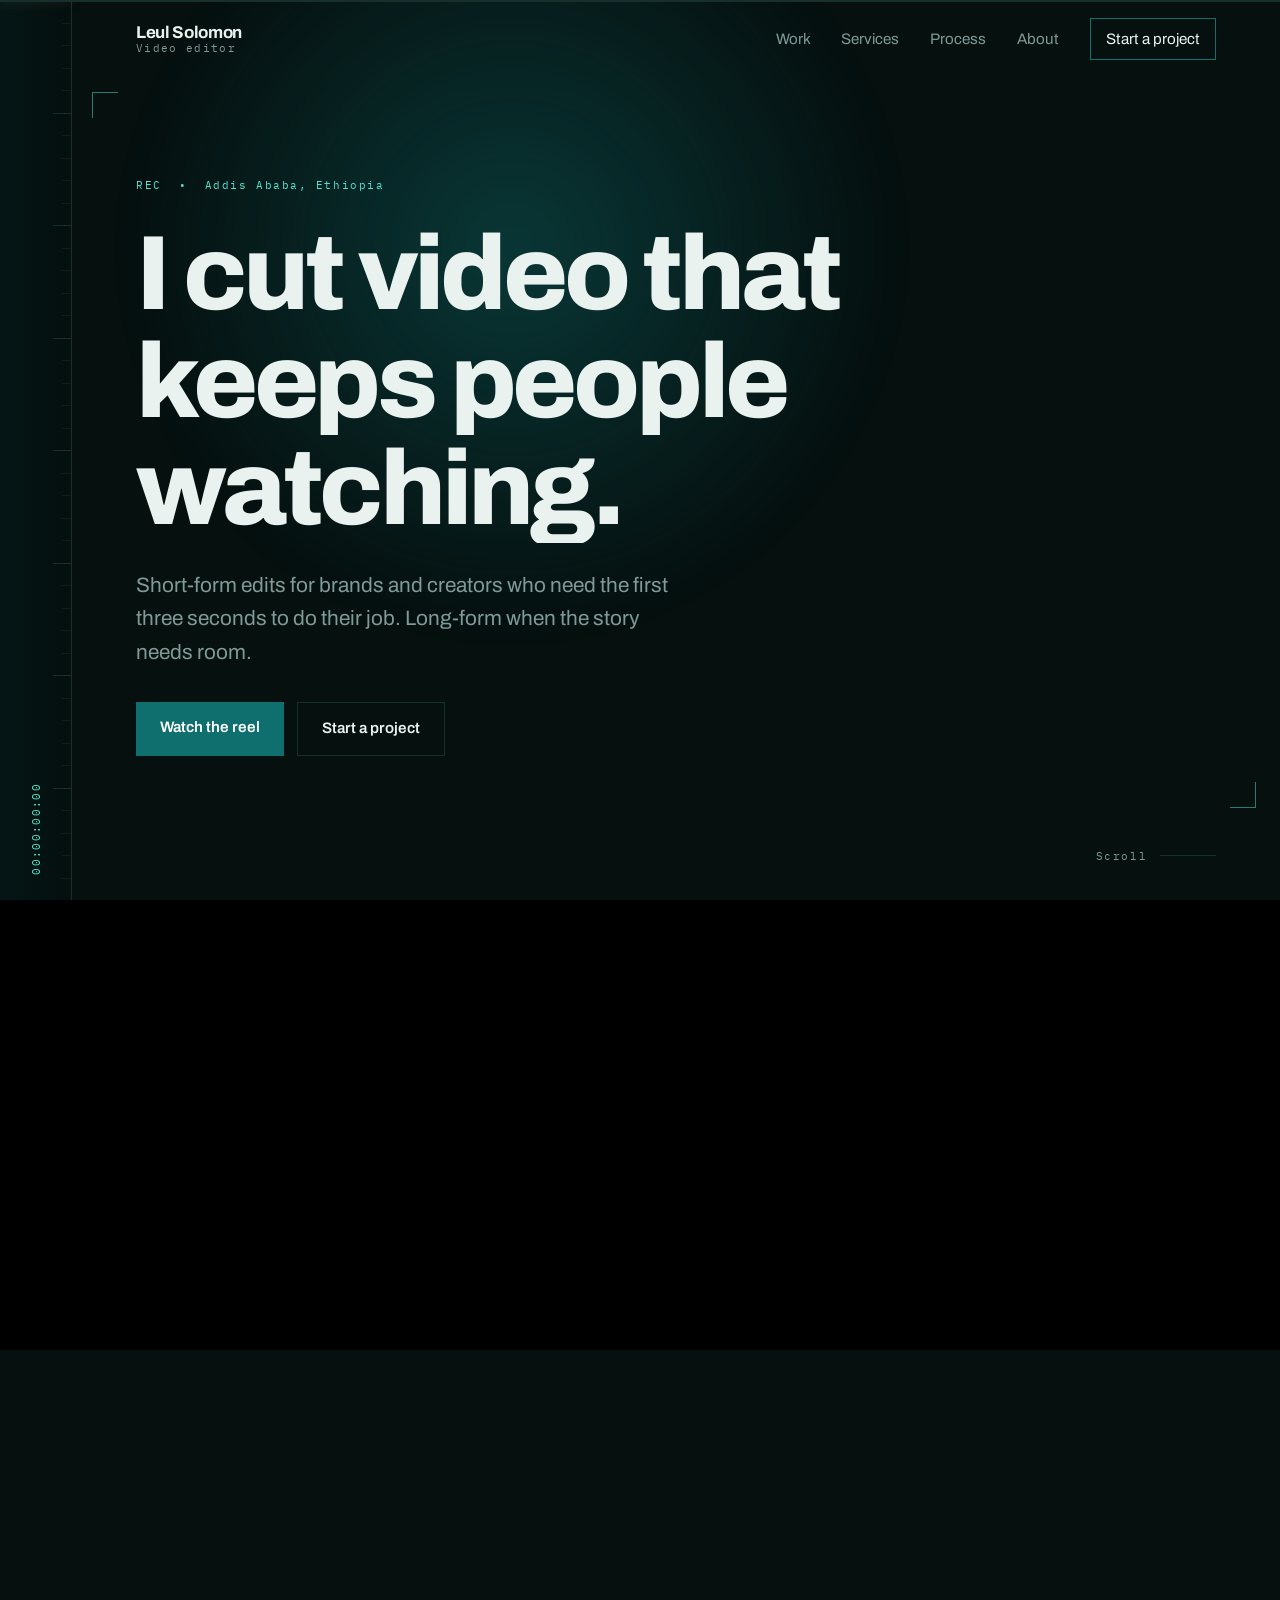
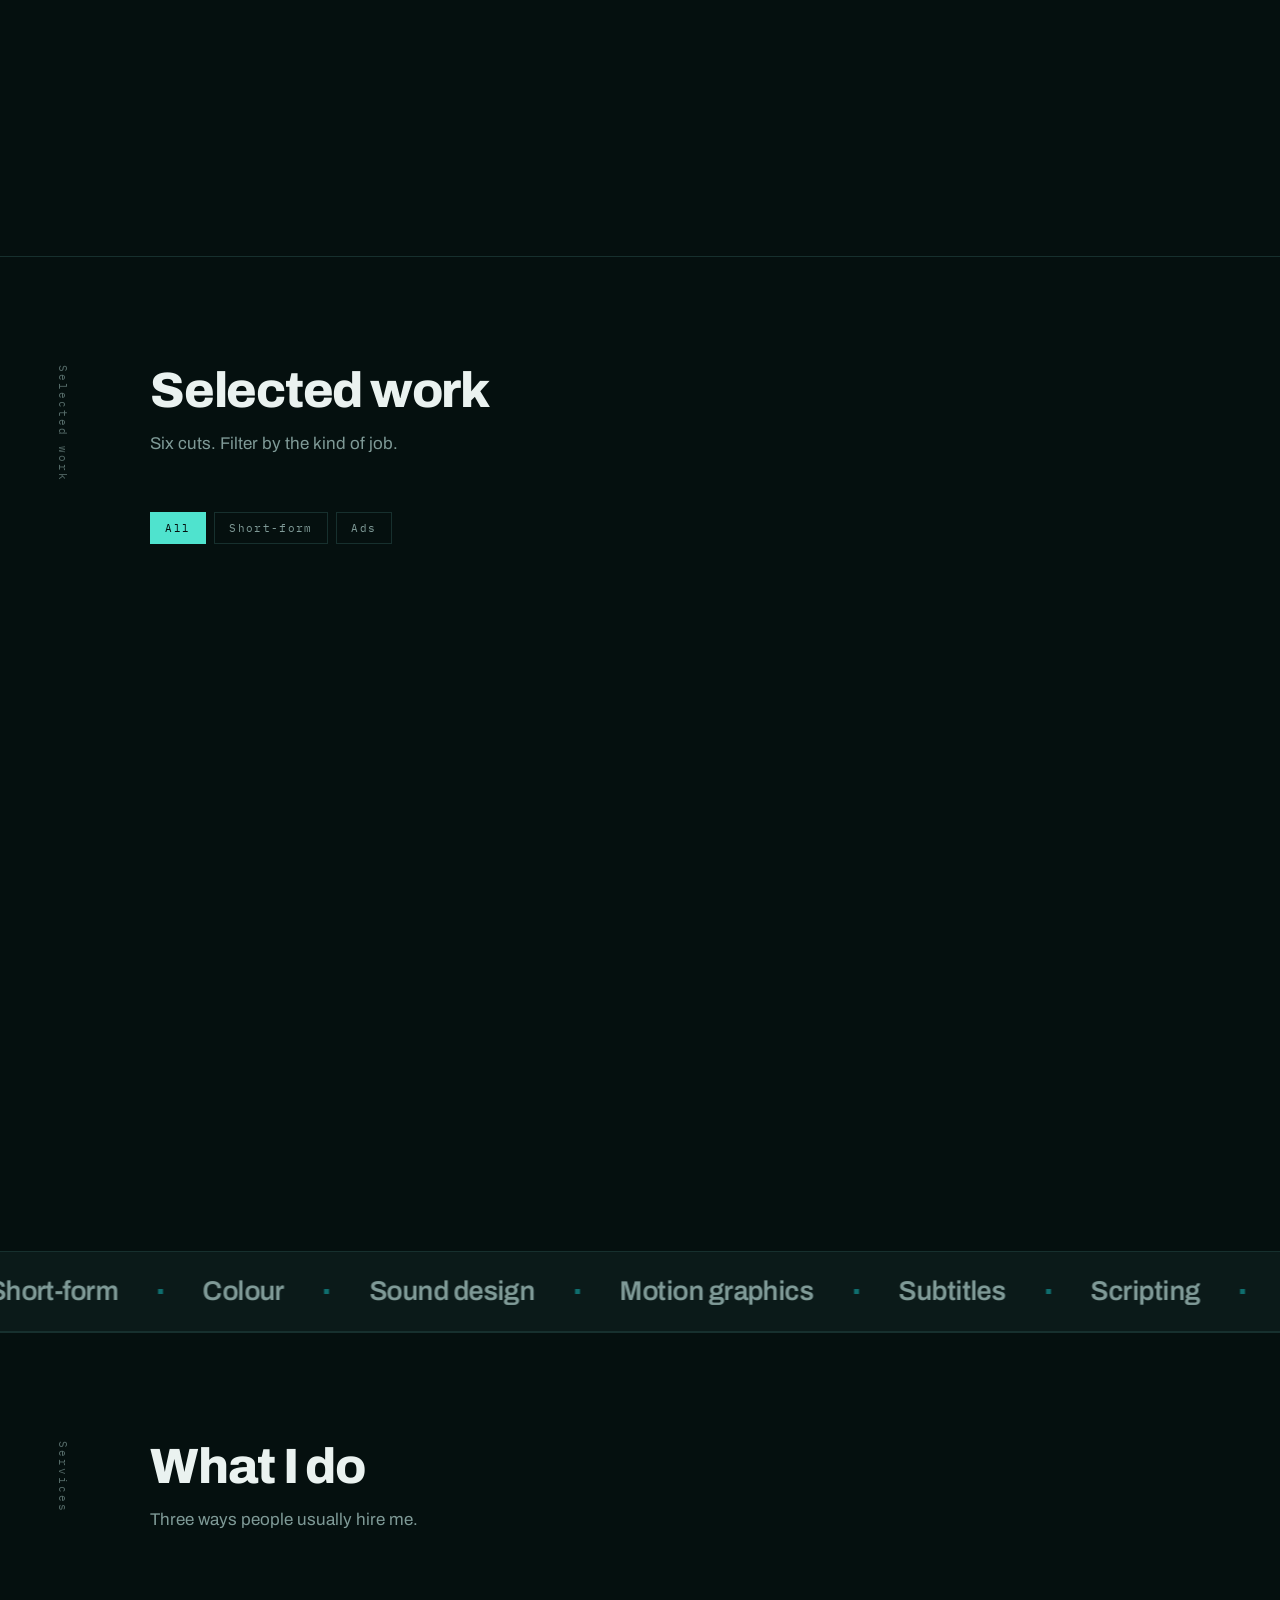
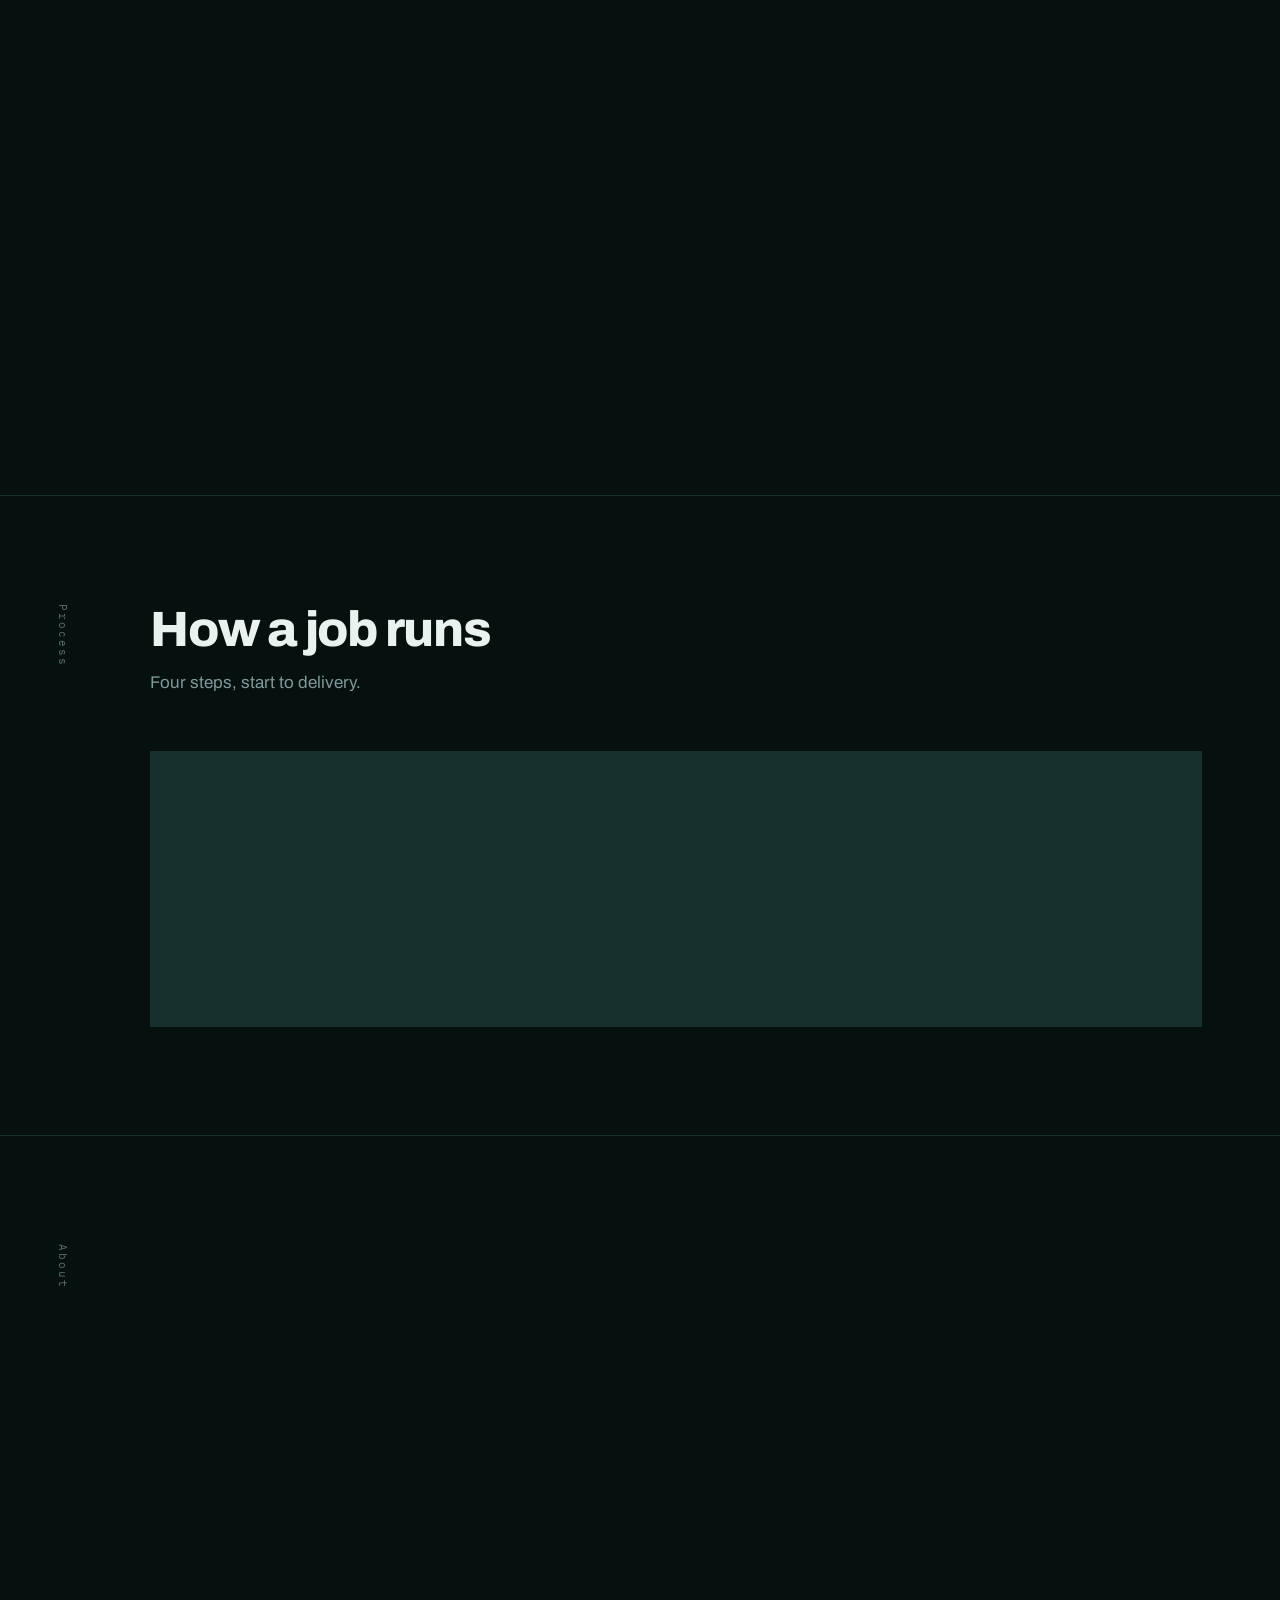
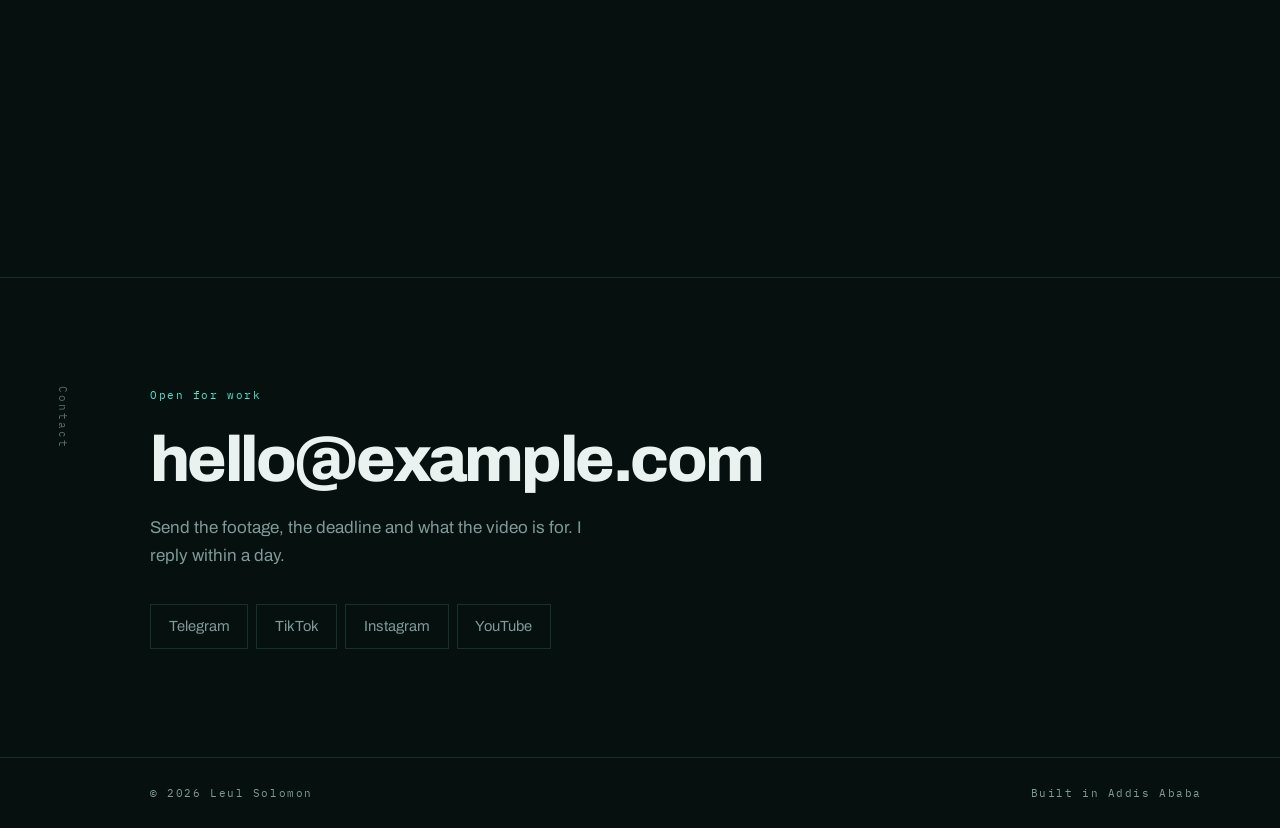
<file: leul-portfolio/PREVIEW-single-file.html>
<!DOCTYPE html>
<!--
  ============================================================
  LEUL SOLOMON — VIDEO EDITOR PORTFOLIO
  ============================================================
  This is the ONLY page of the site. Everything lives here.

  HOW THIS FILE IS ORGANISED (scroll down and you'll hit these in order):
    1. <head>        - fonts, title, link to the CSS file
    2. Left rail     - the timeline ruler + timecode
    3. Navigation    - top menu
    4. #hero         - first screen
    5. #showreel     - your main featured video
    6. #work         - grid of your videos
    7. #services     - what you offer
    8. #process      - how you work
    9. #about        - about you
   10. #contact      - how people reach you
   11. footer

  WHERE TO PUT YOUR YOUTUBE VIDEOS:
    Search this file for   data-yt="
    Every one of those is a placeholder. Replace REPLACE_ME with
    your YouTube video ID. Full instructions are in README.md.
  ============================================================
-->
<html lang="en">
<head>
  <meta charset="UTF-8" />
  <meta name="viewport" content="width=device-width, initial-scale=1.0" />

  <!-- ===== EDIT ME: the text in the browser tab ===== -->
  <title>Leul Solomon — Video Editor</title>

  <!-- ===== EDIT ME: the description Google shows in search results ===== -->
  <meta name="description" content="Leul Solomon is a video editor in Addis Ababa making short-form and long-form video that keeps people watching." />

  <meta name="theme-color" content="#05100F" />

  <!-- Fonts. Archivo does the headlines and body text, IBM Plex Mono does the timecode. -->
  <link rel="preconnect" href="https://fonts.googleapis.com" />
  <link rel="preconnect" href="https://fonts.gstatic.com" crossorigin />
  <link href="https://fonts.googleapis.com/css2?family=Archivo:wght@400;500;600;700;800&family=IBM+Plex+Mono:wght@400;500&display=swap" rel="stylesheet" />

  <!-- Our stylesheet. All colours, spacing and layout live in css/style.css -->
  <style>
/* ============================================================
   STYLE.CSS — everything the site looks like
   ============================================================
   CONTENTS (use Ctrl+F / Cmd+F to jump to a heading)
     1.  DESIGN TOKENS      <- colours, fonts and spacing live here
     2.  RESET + BASE
     3.  LAYOUT HELPERS
     4.  LETTERBOX + SCRUBBER
     5.  LEFT RAIL (timeline ruler)
     6.  NAVIGATION
     7.  HERO
     8.  SECTION HEADINGS
     9.  YOUTUBE PLAYER
    10.  WORK GRID + FILTERS
    11.  MARQUEE
    12.  SERVICES
    13.  PROCESS
    14.  ABOUT
    15.  CONTACT + FOOTER
    16.  SCROLL ANIMATIONS
    17.  RESPONSIVE (tablet + mobile)
    18.  REDUCED MOTION

   TO CHANGE ALL THE COLOURS ON THE SITE, edit section 1 only.
   ============================================================ */


/* ============================================================
   1. DESIGN TOKENS
   ============================================================ */
:root {
  /* ---- Colours ---- */
  --ink:      #05100F;   /* page background, a black with a green cast     */
  --surface:  #0B1A19;   /* panels sitting on top of the background        */
  --line:     #17302E;   /* hairline borders                              */
  --brand:    #0F6E6E;   /* YOUR BRAND COLOUR — fills, buttons            */
  --glow:     #4FE3CE;   /* bright teal — links, hovers, anything small    */
  --sand:     #E9B872;   /* the one warm accent. Use it rarely.            */
  --text:     #EAF2F0;   /* main text                                     */
  --muted:    #7F9A97;   /* secondary text                                */

  /* ---- Type ---- */
  --font:     "Archivo", system-ui, -apple-system, "Segoe UI", sans-serif;
  --mono:     "IBM Plex Mono", ui-monospace, "Courier New", monospace;

  /* A type scale. clamp(min, preferred, max) = it grows with the screen. */
  --fs-hero:  clamp(2.6rem, 8.5vw, 6.6rem);
  --fs-h2:    clamp(1.9rem, 4.2vw, 3.1rem);
  --fs-h3:    clamp(1.15rem, 1.9vw, 1.45rem);
  --fs-lead:  clamp(1.05rem, 1.7vw, 1.3rem);
  --fs-body:  1.0625rem;
  --fs-tc:    0.7rem;    /* the small monospace labels */

  /* ---- Spacing ---- */
  --gutter:   clamp(1.25rem, 5vw, 4rem);
  --rail-w:   72px;              /* width of the left timeline ruler */
  --section-y: clamp(5rem, 12vh, 9rem);
  --max:      1180px;            /* max content width */

  /* ---- Motion ---- */
  --ease:     cubic-bezier(0.22, 1, 0.36, 1);  /* slow-out, cinematic */
  --slow:     900ms;
}


/* ============================================================
   2. RESET + BASE
   ============================================================ */
*, *::before, *::after { box-sizing: border-box; }

html {
  scroll-behavior: smooth;
  /* stops the fixed nav from covering a section you jump to */
  scroll-padding-top: 90px;
}

body {
  margin: 0;
  background: var(--ink);
  color: var(--text);
  font-family: var(--font);
  font-size: var(--fs-body);
  line-height: 1.62;
  -webkit-font-smoothing: antialiased;
  overflow-x: hidden;
}

h1, h2, h3 { margin: 0; line-height: 1.02; font-weight: 800; letter-spacing: -0.025em; }
p  { margin: 0 0 1em; }
ul, ol { margin: 0; padding: 0; list-style: none; }
img { max-width: 100%; display: block; }

a { color: inherit; text-decoration: none; }

/* Anyone tabbing with a keyboard must be able to see where they are. */
:focus-visible {
  outline: 2px solid var(--glow);
  outline-offset: 3px;
}

/* The small monospace labels: timecode, tags, slate text. */
.tc {
  font-family: var(--mono);
  font-size: var(--fs-tc);
  letter-spacing: 0.14em;
  color: var(--muted);
  margin: 0;
}

.visually-hidden {
  position: absolute; width: 1px; height: 1px;
  overflow: hidden; clip: rect(0 0 0 0); white-space: nowrap;
}

.skip-link {
  position: absolute; left: -9999px; top: 0; z-index: 999;
  background: var(--brand); color: #fff; padding: .75rem 1rem;
}
.skip-link:focus { left: 0; }


/* ============================================================
   3. LAYOUT HELPERS
   ============================================================ */
.wrap {
  width: 100%;
  max-width: var(--max);
  margin-inline: auto;
  padding-inline: var(--gutter);
}

.section {
  position: relative;
  padding-block: var(--section-y);
  /* leaves room for the fixed ruler on the left */
  padding-left: var(--rail-w);
  border-top: 1px solid var(--line);
}

/* The name of each section, printed sideways on the ruler. */
.section::before {
  content: attr(data-clip);
  position: absolute;
  left: 0; top: var(--section-y);
  width: var(--rail-w);
  font-family: var(--mono);
  font-size: var(--fs-tc);
  letter-spacing: 0.18em;
  color: var(--muted);
  writing-mode: vertical-rl;
  opacity: .65;
}


/* ============================================================
   4. LETTERBOX + SCRUBBER
   ============================================================ */
/* Two black bars that retract on load. See js/main.js -> letterbox open. */
.letterbox {
  position: fixed; left: 0; right: 0;
  height: 50vh; background: #000; z-index: 200;
  pointer-events: none;
  transition: transform 1100ms var(--ease);
}
.letterbox--top    { top: 0;    transform: translateY(0); }
.letterbox--bottom { bottom: 0; transform: translateY(0); }
body.is-open .letterbox--top    { transform: translateY(-100%); }
body.is-open .letterbox--bottom { transform: translateY(100%); }

/* Thin progress bar across the very top. */
.scrubber {
  position: fixed; inset: 0 0 auto 0; height: 2px;
  background: var(--line); z-index: 120;
}
.scrubber__fill {
  display: block; height: 100%; width: 0%;
  background: var(--glow);
}


/* ============================================================
   5. LEFT RAIL (timeline ruler)
   ============================================================ */
.rail {
  position: fixed; left: 0; top: 0; bottom: 0;
  width: var(--rail-w);
  border-right: 1px solid var(--line);
  z-index: 90;
  pointer-events: none;
  background: linear-gradient(to right, rgba(15,110,110,.07), transparent);
}

.rail__ticks { position: absolute; inset: 0; }
.rail__ticks span {
  position: absolute; right: 0; height: 1px;
  background: var(--line);
}

/* The moving playhead line. This is the one place the warm accent is used. */
.rail__playhead {
  position: absolute; right: 0; left: 0; top: 0; height: 1px;
  background: var(--sand);
  box-shadow: 0 0 12px rgba(233,184,114,.55);
}

.rail__timecode {
  position: absolute; left: 50%; bottom: 1.6rem;
  transform: translateX(-50%) rotate(180deg);
  writing-mode: vertical-rl;
  font-family: var(--mono);
  font-size: var(--fs-tc);
  letter-spacing: .12em;
  color: var(--glow);
}


/* ============================================================
   6. NAVIGATION
   ============================================================ */
.nav {
  position: fixed; top: 0; left: var(--rail-w); right: 0;
  z-index: 100;
  display: flex; align-items: center; justify-content: space-between;
  gap: 1rem;
  padding: 1.1rem var(--gutter);
  transition: background 400ms var(--ease), border-color 400ms var(--ease), padding 400ms var(--ease);
  border-bottom: 1px solid transparent;
}
/* JS adds .is-stuck once you scroll past the hero. */
.nav.is-stuck {
  background: rgba(5,16,15,.82);
  backdrop-filter: blur(14px);
  border-bottom-color: var(--line);
  padding-block: .7rem;
}

.nav__mark { display: flex; flex-direction: column; line-height: 1.15; }
.nav__markName { font-weight: 700; letter-spacing: -0.02em; }
.nav__markRole { font-family: var(--mono); font-size: var(--fs-tc); color: var(--muted); letter-spacing: .12em; }

.nav__links { display: flex; align-items: center; gap: clamp(1rem, 2.4vw, 2rem); }
.nav__links a { font-size: .95rem; color: var(--muted); transition: color 250ms; }
.nav__links a:hover { color: var(--text); }
/* JS adds .is-current to the link for the section you're looking at. */
.nav__links a.is-current { color: var(--glow); }

.nav__cta {
  border: 1px solid var(--brand);
  padding: .5rem .95rem;
  color: var(--text) !important;
  transition: background 300ms var(--ease), border-color 300ms;
}
.nav__cta:hover { background: var(--brand); }

.nav__toggle {
  display: none;
  background: none; border: 1px solid var(--line);
  width: 42px; height: 38px; cursor: pointer;
  flex-direction: column; align-items: center; justify-content: center; gap: 5px;
}
.nav__toggle span { display: block; width: 18px; height: 1.5px; background: var(--text); transition: transform 300ms var(--ease), opacity 200ms; }
.nav__toggle[aria-expanded="true"] span:first-child { transform: translateY(3.25px) rotate(45deg); }
.nav__toggle[aria-expanded="true"] span:nth-child(2) { transform: translateY(-3.25px) rotate(-45deg); }


/* ============================================================
   7. HERO
   ============================================================ */
.hero {
  position: relative;
  min-height: 100svh;
  display: flex; align-items: center;
  padding: 8rem var(--gutter) 6rem;
  padding-left: calc(var(--rail-w) + var(--gutter));
  overflow: hidden;
}

/* One soft light source. The only gradient on the page. */
.hero__glow {
  position: absolute; top: -18%; left: 8%;
  width: min(70vw, 820px); aspect-ratio: 1;
  background: radial-gradient(circle, rgba(15,110,110,.42), rgba(15,110,110,0) 66%);
  filter: blur(18px);
  pointer-events: none;
}

/* Viewfinder corner brackets */
.bracket { position: absolute; width: 26px; height: 26px; opacity: .5; }
.bracket--tl { top: 92px;  left: calc(var(--rail-w) + 1.25rem); border-top: 1px solid var(--glow);    border-left: 1px solid var(--glow); }
.bracket--br { bottom: 92px; right: 1.5rem;                     border-bottom: 1px solid var(--glow); border-right: 1px solid var(--glow); }

.hero__inner { position: relative; max-width: min(900px, 90vw); width: 100%; }
.hero__slate { color: var(--glow); margin-bottom: 1.6rem; }

.hero__title {
  font-size: var(--fs-hero);
  font-weight: 800;
  letter-spacing: -0.04em;
  margin-bottom: 1.6rem;
}

/* Each headline line sits inside a "mask" so it can slide up into view. */
.mask { display: block; overflow: hidden; }
.mask__inner {
  display: block;
  transform: translateY(110%);
  transition: transform 1000ms var(--ease);
}
body.is-open .mask__inner { transform: translateY(0); }
/* stagger the three lines */
body.is-open .mask:nth-child(1) .mask__inner { transition-delay: 220ms; }
body.is-open .mask:nth-child(2) .mask__inner { transition-delay: 330ms; }
body.is-open .mask:nth-child(3) .mask__inner { transition-delay: 440ms; }

.hero__lede {
  max-width: 46ch;
  font-size: var(--fs-lead);
  color: var(--muted);
  opacity: 0; transform: translateY(14px);
  transition: opacity 800ms var(--ease) 700ms, transform 800ms var(--ease) 700ms;
}
.hero__actions {
  display: flex; flex-wrap: wrap; gap: .8rem; margin-top: 2rem;
  opacity: 0; transform: translateY(14px);
  transition: opacity 800ms var(--ease) 820ms, transform 800ms var(--ease) 820ms;
}
body.is-open .hero__lede,
body.is-open .hero__actions { opacity: 1; transform: none; }

/* Buttons */
.btn {
  display: inline-block;
  padding: .85rem 1.5rem;
  font-weight: 600; font-size: .95rem;
  transition: background 320ms var(--ease), color 320ms, border-color 320ms, transform 320ms var(--ease);
}
.btn--solid { background: var(--brand); color: #fff; }
.btn--solid:hover { background: var(--glow); color: var(--ink); transform: translateY(-2px); }
.btn--ghost { border: 1px solid var(--line); color: var(--text); }
.btn--ghost:hover { border-color: var(--glow); color: var(--glow); transform: translateY(-2px); }

.hero__cue {
  position: absolute; bottom: 2.2rem; right: var(--gutter);
  display: flex; align-items: center; gap: .8rem;
}
.hero__cueLine {
  width: 56px; height: 1px; background: var(--line); position: relative; overflow: hidden;
}
.hero__cueLine::after {
  content: ""; position: absolute; inset: 0; background: var(--glow);
  transform: translateX(-100%);
  animation: cue 2.4s var(--ease) infinite;
}
@keyframes cue {
  0%   { transform: translateX(-100%); }
  55%  { transform: translateX(0); }
  100% { transform: translateX(100%); }
}


/* ============================================================
   8. SECTION HEADINGS
   ============================================================ */
.head { margin-bottom: clamp(2.2rem, 5vw, 3.4rem); max-width: 54ch; }
.head__title { font-size: var(--fs-h2); }
.head__note { color: var(--muted); margin-top: .9rem; }


/* ============================================================
   9. YOUTUBE PLAYER
   ============================================================
   The .player div starts as a thumbnail with a play button.
   The real YouTube iframe is only loaded when it's clicked,
   which keeps the page fast. Built by js/main.js.
   ============================================================ */
.player {
  position: relative;
  aspect-ratio: 16 / 9;
  background: var(--surface);
  border: 1px solid var(--line);
  overflow: hidden;
  cursor: pointer;
}
.player--wide { border-color: var(--brand); }

.player__thumb {
  position: absolute; inset: 0;
  width: 100%; height: 100%;
  object-fit: cover;
  filter: saturate(.75) contrast(1.05);
  transition: transform 900ms var(--ease), filter 600ms var(--ease);
}
.player:hover .player__thumb { transform: scale(1.04); filter: saturate(1) contrast(1); }

.player__veil {
  position: absolute; inset: 0;
  background: linear-gradient(to top, rgba(5,16,15,.75), rgba(5,16,15,.15) 55%);
}

.player__btn {
  position: absolute; left: 50%; top: 50%;
  transform: translate(-50%, -50%);
  width: 64px; height: 64px;
  display: grid; place-items: center;
  background: rgba(15,110,110,.9);
  border: none;
  cursor: pointer;
  transition: background 320ms var(--ease), transform 420ms var(--ease);
}
.player:hover .player__btn { background: var(--glow); transform: translate(-50%,-50%) scale(1.08); }
.player__btn svg { width: 18px; height: 18px; fill: #fff; margin-left: 2px; }
.player:hover .player__btn svg { fill: var(--ink); }

.player__time {
  position: absolute; right: .7rem; bottom: .7rem;
  font-family: var(--mono); font-size: var(--fs-tc);
  background: rgba(5,16,15,.85); color: var(--text);
  padding: .2rem .45rem;
}

/* The state after you click: a real YouTube embed fills the box. */
.player iframe { position: absolute; inset: 0; width: 100%; height: 100%; border: 0; }

/* Shown when data-yt is still REPLACE_ME */
.player.is-empty { display: grid; place-items: center; cursor: default; }
.player.is-empty .player__hint {
  font-family: var(--mono); font-size: var(--fs-tc);
  color: var(--muted); text-align: center; padding: 1rem; line-height: 1.8;
}


/* ============================================================
   10. WORK GRID + FILTERS
   ============================================================ */
.filters { display: flex; flex-wrap: wrap; gap: .5rem; margin-bottom: 2rem; }
.filter {
  font-family: var(--mono); font-size: var(--fs-tc); letter-spacing: .12em;
  background: none; border: 1px solid var(--line); color: var(--muted);
  padding: .5rem .9rem; cursor: pointer;
  transition: color 260ms, border-color 260ms, background 260ms;
}
.filter:hover { color: var(--text); border-color: var(--muted); }
.filter.is-active { color: var(--ink); background: var(--glow); border-color: var(--glow); }

.grid {
  display: grid;
  grid-template-columns: repeat(auto-fill, minmax(320px, 1fr));
  gap: clamp(1.2rem, 2.5vw, 2rem);
}

.card { display: flex; flex-direction: column; }
.card.is-hidden { display: none; }
.card__meta { padding-top: .9rem; border-top: 1px solid var(--line); margin-top: .9rem; }
.card__title { font-size: var(--fs-h3); font-weight: 700; }
.card__line { color: var(--muted); font-size: .9rem; margin: .35rem 0 0; }

.grid__empty { color: var(--muted); margin-top: 2rem; }


/* ============================================================
   11. MARQUEE
   ============================================================ */
.marquee {
  overflow: hidden;
  border-block: 1px solid var(--line);
  padding-block: 1.1rem;
  padding-left: var(--rail-w);
  background: var(--surface);
}
.marquee__track {
  display: flex; align-items: center; gap: 2.5rem;
  white-space: nowrap;
  font-size: clamp(1.1rem, 2.4vw, 1.7rem);
  font-weight: 600; letter-spacing: -0.02em;
  color: var(--muted);
  will-change: transform;
}
.marquee .dot { width: 5px; height: 5px; background: var(--brand); flex: none; }


/* ============================================================
   12. SERVICES
   ============================================================ */
.rows { border-top: 1px solid var(--line); }
.row {
  display: grid;
  grid-template-columns: minmax(180px, 1fr) 2.2fr auto;
  gap: 1.5rem;
  align-items: start;
  padding-block: clamp(1.6rem, 3.5vw, 2.4rem);
  border-bottom: 1px solid var(--line);
  transition: background 400ms var(--ease);
}
.row:hover { background: rgba(15,110,110,.06); }
.row__title { font-size: var(--fs-h3); font-weight: 700; }
.row__body { color: var(--muted); margin: 0; max-width: 52ch; }
.row__tag { white-space: nowrap; }


/* ============================================================
   13. PROCESS
   ============================================================ */
.steps { display: grid; gap: 1px; background: var(--line); border: 1px solid var(--line); }
.step { background: var(--ink); padding: clamp(1.4rem, 3vw, 2.2rem); }
.step__num { color: var(--brand); display: block; margin-bottom: .9rem; }
.step__title { font-size: var(--fs-h3); font-weight: 700; margin-bottom: .6rem; }
.step__body { color: var(--muted); margin: 0; max-width: 60ch; }

@media (min-width: 900px) {
  .steps { grid-template-columns: repeat(4, 1fr); }
}


/* ============================================================
   14. ABOUT
   ============================================================ */
.about__grid { display: grid; gap: clamp(2rem, 5vw, 4rem); align-items: start; }
@media (min-width: 900px) {
  .about__grid { grid-template-columns: 0.85fr 1.15fr; }
}

.about__portrait {
  position: relative;
  aspect-ratio: 4 / 5;
  background: var(--surface);
  border: 1px solid var(--line);
  overflow: hidden;
}
.about__portrait img { width: 100%; height: 100%; object-fit: cover; filter: grayscale(.25) contrast(1.05); }
.about__portraitNote { display: none; position: absolute; inset: 0; place-content: center; text-align: center; padding: 1.5rem; }
/* If the photo file is missing, show the hint instead of a broken image. */
.about__portrait.is-missing img { display: none; }
.about__portrait.is-missing .about__portraitNote { display: grid; }

.about__text p { color: var(--muted); max-width: 58ch; }
.about__text .head__title { margin-bottom: 1.4rem; }

.stats { display: grid; gap: 1px; background: var(--line); border: 1px solid var(--line); margin: 2.2rem 0 0; }
@media (min-width: 620px) { .stats { grid-template-columns: repeat(3, 1fr); } }
.stats > div { background: var(--ink); padding: 1.1rem 1.2rem; }
.stats dt { margin-bottom: .4rem; }
.stats dd { margin: 0; font-size: clamp(1.5rem, 3vw, 2.1rem); font-weight: 700; letter-spacing: -0.03em; color: var(--text); }


/* ============================================================
   15. CONTACT + FOOTER
   ============================================================ */
.contact { text-align: left; }
.contact__slate { color: var(--glow); margin-bottom: 1.4rem; }
.contact__title {
  font-size: clamp(1.7rem, 6vw, 4rem);
  letter-spacing: -0.04em;
  word-break: break-word;
}
.contact__title a {
  background-image: linear-gradient(var(--glow), var(--glow));
  background-size: 0% 2px;
  background-repeat: no-repeat;
  background-position: 0 100%;
  transition: background-size 600ms var(--ease), color 400ms;
  padding-bottom: .1em;
}
.contact__title a:hover { background-size: 100% 2px; color: var(--glow); }

.contact__note { color: var(--muted); max-width: 46ch; margin-top: 1.4rem; }

.contact__links { display: flex; flex-wrap: wrap; gap: .5rem; margin-top: 2.2rem; }
.contact__links a {
  display: inline-block;
  border: 1px solid var(--line);
  padding: .6rem 1.1rem;
  font-size: .92rem; color: var(--muted);
  transition: color 300ms, border-color 300ms, transform 300ms var(--ease);
}
.contact__links a:hover { color: var(--glow); border-color: var(--glow); transform: translateY(-2px); }

.foot { border-top: 1px solid var(--line); padding-block: 1.6rem; padding-left: var(--rail-w); }
.foot__inner { display: flex; justify-content: space-between; gap: 1rem; flex-wrap: wrap; }


/* ============================================================
   16. SCROLL ANIMATIONS
   ============================================================
   Anything with class="reveal" starts hidden and wipes into view
   when it scrolls onto the screen. js/main.js adds .is-in.
   This is a wipe (like an edit transition), not a plain fade.
   ============================================================ */
.reveal {
  opacity: 0;
  transform: translateY(38px) scale(.985);
  clip-path: inset(0 0 100% 0);
  transition:
    opacity      var(--slow) var(--ease),
    transform    var(--slow) var(--ease),
    clip-path    var(--slow) var(--ease);
}
.reveal.is-in {
  opacity: 1;
  transform: none;
  clip-path: inset(0 0 0% 0);
}
/* Cards in the grid come in one after another. */
.grid .reveal:nth-child(2) { transition-delay: 90ms; }
.grid .reveal:nth-child(3) { transition-delay: 180ms; }
.grid .reveal:nth-child(4) { transition-delay: 60ms; }
.grid .reveal:nth-child(5) { transition-delay: 150ms; }
.grid .reveal:nth-child(6) { transition-delay: 240ms; }

.steps .reveal:nth-child(2) { transition-delay: 80ms; }
.steps .reveal:nth-child(3) { transition-delay: 160ms; }
.steps .reveal:nth-child(4) { transition-delay: 240ms; }


/* ============================================================
   17. RESPONSIVE
   ============================================================ */

/* ---- Tablet and below: shrink the rail ---- */
@media (max-width: 1000px) {
  :root { --rail-w: 52px; }
  .row { grid-template-columns: 1fr; gap: .6rem; }
  .row__tag { order: -1; }
}

/* ---- Mobile: hide the rail entirely, stack the nav ---- */
@media (max-width: 760px) {
  :root { --rail-w: 0px; }

  .rail { display: none; }
  .section { padding-left: 0; border-top: 1px solid var(--line); }
  .section::before { display: none; }
  .marquee, .foot { padding-left: 0; }
  .hero { padding-left: var(--gutter); }
  .bracket--tl { left: 1.25rem; }

  .nav { left: 0; }

  /* The menu becomes a panel that drops down when the hamburger is tapped. */
  .nav__links {
    position: fixed;
    top: 66px; left: 0; right: 0;
    flex-direction: column;
    align-items: flex-start;
    gap: 0;
    background: rgba(5,16,15,.97);
    backdrop-filter: blur(16px);
    border-bottom: 1px solid var(--line);
    padding: .5rem var(--gutter) 1.4rem;
    /* hidden by default */
    opacity: 0; visibility: hidden;
    transform: translateY(-12px);
    transition: opacity 320ms var(--ease), transform 360ms var(--ease), visibility 320ms;
  }
  .nav__links.is-open { opacity: 1; visibility: visible; transform: none; }
  .nav__links a { padding: .85rem 0; width: 100%; border-bottom: 1px solid var(--line); font-size: 1.05rem; }
  .nav__cta { border: 1px solid var(--brand); margin-top: 1rem; text-align: center; }

  .nav__toggle { display: flex; }

  .grid { grid-template-columns: 1fr; }
  .hero__cue { display: none; }
  .hero__inner { max-width: none; }
}


/* ============================================================
   18. REDUCED MOTION
   ============================================================
   Some people turn animation off in their phone or computer
   settings. We respect that: everything just appears.
   ============================================================ */
@media (prefers-reduced-motion: reduce) {
  html { scroll-behavior: auto; }
  *, *::before, *::after {
    animation-duration: .001ms !important;
    animation-iteration-count: 1 !important;
    transition-duration: .001ms !important;
  }
  .reveal { opacity: 1; transform: none; clip-path: none; }
  .mask__inner { transform: none; }
  .hero__lede, .hero__actions { opacity: 1; transform: none; }
  .letterbox { display: none; }
}

</style>
</head>

<body>

  <!-- Letterbox bars. These slide away on page load, like a film starting. -->
  <div class="letterbox letterbox--top" aria-hidden="true"></div>
  <div class="letterbox letterbox--bottom" aria-hidden="true"></div>

  <!-- Thin scrubber at the very top of the screen that fills as you scroll. -->
  <div class="scrubber" aria-hidden="true"><span id="scrubberFill" class="scrubber__fill"></span></div>

  <!-- Skip link: lets keyboard users jump past the menu. Invisible until focused. -->
  <a class="skip-link" href="#hero">Skip to content</a>

  <!--
    ===== LEFT RAIL =====
    The vertical timeline ruler. Purely decorative on mobile (it's hidden there).
    The timecode number is written by JavaScript as you scroll.
  -->
  <aside class="rail" aria-hidden="true">
    <div class="rail__ticks" id="railTicks"></div>
    <div class="rail__playhead" id="railPlayhead"></div>
    <div class="rail__timecode" id="railTimecode">00:00:00:00</div>
  </aside>

  <!--
    ===== NAVIGATION =====
    To rename a menu item, change the text between the <a> tags.
    The href="#work" part must match the id="work" on the section it jumps to.
  -->
  <header class="nav" id="nav">
    <a class="nav__mark" href="#hero">
      <span class="nav__markName">Leul Solomon</span>
      <span class="nav__markRole">Video editor</span>
    </a>

    <nav class="nav__links" id="navLinks" aria-label="Main">
      <a href="#work">Work</a>
      <a href="#services">Services</a>
      <a href="#process">Process</a>
      <a href="#about">About</a>
      <a class="nav__cta" href="#contact">Start a project</a>
    </nav>

    <!-- Hamburger button, only visible on small screens -->
    <button class="nav__toggle" id="navToggle" aria-expanded="false" aria-controls="navLinks">
      <span></span><span></span>
      <span class="visually-hidden">Open menu</span>
    </button>
  </header>

  <main>

    <!--
      ===== 1. HERO =====
      The first thing anyone sees. Keep the headline short and plain.
    -->
    <section class="hero" id="hero">
      <div class="hero__glow" aria-hidden="true"></div>

      <!-- Corner brackets, like the safe-area marks in a camera viewfinder -->
      <span class="bracket bracket--tl" aria-hidden="true"></span>
      <span class="bracket bracket--br" aria-hidden="true"></span>

      <div class="hero__inner" data-parallax="0.18">
        <p class="tc hero__slate">REC &nbsp;•&nbsp; Addis Ababa, Ethiopia</p>

        <!-- ===== EDIT ME: your main headline ===== -->
        <h1 class="hero__title">
          <span class="mask"><span class="mask__inner">I cut video that</span></span>
          <span class="mask"><span class="mask__inner">keeps people</span></span>
          <span class="mask"><span class="mask__inner">watching.</span></span>
        </h1>

        <!-- ===== EDIT ME: the sentence under your headline ===== -->
        <p class="hero__lede">
          Short-form edits for brands and creators who need the first three seconds to
          do their job. Long-form when the story needs room.
        </p>

        <div class="hero__actions">
          <a class="btn btn--solid" href="#showreel">Watch the reel</a>
          <a class="btn btn--ghost" href="#contact">Start a project</a>
        </div>
      </div>

      <div class="hero__cue" aria-hidden="true">
        <span class="tc">Scroll</span>
        <span class="hero__cueLine"></span>
      </div>
    </section>


    <!--
      ===== 2. SHOWREEL =====
      Your single best video, big and centred.
      Replace REPLACE_ME below with your YouTube video ID.
    -->
    <section class="section showreel" id="showreel" data-clip="Showreel">
      <div class="wrap">
        <div class="head">
          <h2 class="head__title">Showreel</h2>
          <p class="head__note">The 60-second version of everything below.</p>
        </div>

        <!--
          YOUTUBE PLACEHOLDER #1
          data-yt   = the video ID from your YouTube link
          data-time = the duration label shown in the corner (optional)
        -->
        <div class="player player--wide reveal"
             data-yt="REPLACE_ME"
             data-title="Showreel 2026"
             data-time="1:04">
        </div>
      </div>
    </section>


    <!--
      ===== 3. WORK =====
      A grid of videos. Each .player is one video.
      To add a video: copy one whole <article class="card"> block and paste it
      below the last one, then change data-yt, the title and the category.
      data-cat must match one of the filter buttons.
    -->
    <section class="section work" id="work" data-clip="Selected work">
      <div class="wrap">
        <div class="head">
          <h2 class="head__title">Selected work</h2>
          <p class="head__note">Six cuts. Filter by the kind of job.</p>
        </div>

        <!-- Filter buttons. To add a category, copy a button and change the text + data-filter. -->
        <div class="filters" role="group" aria-label="Filter work">
          <button class="filter is-active" data-filter="all">All</button>
          <button class="filter" data-filter="short">Short-form</button>
          <button class="filter" data-filter="ad">Ads</button>
        </div>

        <div class="grid" id="workGrid">

          <!-- ---------- VIDEO 1 ---------- -->
          <article class="card reveal" data-cat="short">
            <div class="player" data-yt="REPLACE_ME" data-title="Course promo cutdown" data-time="0:38"></div>
            <div class="card__meta">
              <h3 class="card__title">Course promo cutdown</h3>
              <p class="card__line">FarGo Education · vertical</p>
            </div>
          </article>

          <!-- ---------- VIDEO 2 ---------- -->
          <article class="card reveal" data-cat="short">
            <div class="player" data-yt="REPLACE_ME" data-title="Hook test reel" data-time="0:22"></div>
            <div class="card__meta">
              <h3 class="card__title">Hook test reel</h3>
              <p class="card__line">Personal · vertical</p>
            </div>
          </article>

          <!-- ---------- VIDEO 3 ---------- -->
          <article class="card reveal" data-cat="ad">
            <div class="player" data-yt="REPLACE_ME" data-title="Product spot" data-time="0:30"></div>
            <div class="card__meta">
              <h3 class="card__title">Product spot</h3>
              <p class="card__line">Retail · 16:9</p>
            </div>
          </article>

          <!-- ---------- VIDEO 4 ---------- -->
          <article class="card reveal" data-cat="short">
            <div class="player" data-yt="REPLACE_ME" data-title="Tutorial series opener" data-time="0:45"></div>
            <div class="card__meta">
              <h3 class="card__title">Tutorial series opener</h3>
              <p class="card__line">FarGo Education · vertical</p>
            </div>
          </article>

        </div>

        <p class="grid__empty" id="gridEmpty" hidden>Nothing filed under that yet.</p>
      </div>
    </section>


    <!-- A moving strip of text, like a film leader running past. -->
    <div class="marquee" aria-hidden="true">
      <div class="marquee__track" id="marqueeTrack">
        <span>Short-form</span><span class="dot"></span>
        <span>Colour</span><span class="dot"></span>
        <span>Sound design</span><span class="dot"></span>
        <span>Motion graphics</span><span class="dot"></span>
        <span>Subtitles</span><span class="dot"></span>
        <span>Scripting</span><span class="dot"></span>
      </div>
    </div>


    <!--
      ===== 4. SERVICES =====
      Three rows separated by hairlines. Edit the text directly.
    -->
    <section class="section services" id="services" data-clip="Services">
      <div class="wrap">
        <div class="head">
          <h2 class="head__title">What I do</h2>
          <p class="head__note">Three ways people usually hire me.</p>
        </div>

        <div class="rows reveal">

          <div class="row">
            <h3 class="row__title">Short-form editing</h3>
            <p class="row__body">
              TikTok, Reels and Shorts built around the hook. Pacing, captions,
              sound design and the cuts that stop a thumb.
            </p>
            <p class="tc row__tag">Vertical · 9:16</p>
          </div>

          <div class="row">
            <h3 class="row__title">Long-form editing</h3>
            <p class="row__body">
              YouTube episodes, course lessons and recaps. Structure first, then
              b-roll, graphics and a mix that holds up on phone speakers.
            </p>
            <p class="tc row__tag">Horizontal · 16:9</p>
          </div>

          <div class="row">
            <h3 class="row__title">Scripting</h3>
            <p class="row__body">
              Writing the video before cutting it. Hook, beats and call to action,
              handed over as a shot-ready script.
            </p>
            <p class="tc row__tag">Add-on</p>
          </div>

        </div>
      </div>
    </section>


    <!--
      ===== 5. PROCESS =====
      This one IS a real sequence, so the numbers earn their place.
    -->
    <section class="section process" id="process" data-clip="Process">
      <div class="wrap">
        <div class="head">
          <h2 class="head__title">How a job runs</h2>
          <p class="head__note">Four steps, start to delivery.</p>
        </div>

        <ol class="steps">
          <li class="step reveal">
            <span class="tc step__num">01</span>
            <h3 class="step__title">Brief</h3>
            <p class="step__body">You send footage, the goal and the platform. I come back with what I think the cut should be.</p>
          </li>
          <li class="step reveal">
            <span class="tc step__num">02</span>
            <h3 class="step__title">First cut</h3>
            <p class="step__body">Structure and pacing only, no polish. This is where we agree on the shape before anyone spends time on details.</p>
          </li>
          <li class="step reveal">
            <span class="tc step__num">03</span>
            <h3 class="step__title">Polish</h3>
            <p class="step__body">Colour, sound, captions, graphics. Two rounds of notes are included.</p>
          </li>
          <li class="step reveal">
            <span class="tc step__num">04</span>
            <h3 class="step__title">Delivery</h3>
            <p class="step__body">Exported for the platform it's going to, with the project file if you want it.</p>
          </li>
        </ol>
      </div>
    </section>


    <!--
      ===== 6. ABOUT =====
      Replace images/portrait.jpg with your own photo (same filename = no code change).
    -->
    <section class="section about" id="about" data-clip="About">
      <div class="wrap about__grid">

        <div class="about__portrait reveal">
          <img src="images/portrait.jpg" alt="Leul Solomon" loading="lazy"
               onerror="this.closest('.about__portrait').classList.add('is-missing')" />
          <span class="about__portraitNote tc">Drop your photo at images/portrait.jpg</span>
        </div>

        <div class="about__text reveal">
          <h2 class="head__title">About</h2>

          <!-- ===== EDIT ME: your story ===== -->
          <p>
            I'm Leul, a video editor based in Addis Ababa. I edit every day for an
            education brand, which means I've spent a lot of hours learning what
            actually holds attention on a phone rather than what looks clever in
            a timeline.
          </p>
          <p>
            I work in short-form mostly, and I care about the unglamorous parts:
            frame-accurate cuts, readable captions, audio that doesn't peak.
            If a video needs a script before it needs an edit, I can write that too.
          </p>
        </div>

      </div>
    </section>


    <!--
      ===== 7. CONTACT =====
      No form, no backend. These are plain links: email, Telegram, socials.
      Replace the addresses and usernames below with your real ones.
    -->
    <section class="section contact" id="contact" data-clip="Contact">
      <div class="wrap">
        <p class="tc contact__slate">Open for work</p>

        <!-- ===== EDIT ME: replace the email in BOTH places on the next line ===== -->
        <h2 class="contact__title">
          <a href="mailto:hello@example.com">hello@example.com</a>
        </h2>

        <p class="contact__note">
          Send the footage, the deadline and what the video is for. I reply within a day.
        </p>

        <ul class="contact__links">
          <!-- ===== EDIT ME: your real profile links ===== -->
          <li><a href="https://t.me/yourusername">Telegram</a></li>
          <li><a href="https://www.tiktok.com/@yourusername">TikTok</a></li>
          <li><a href="https://www.instagram.com/yourusername">Instagram</a></li>
          <li><a href="https://www.youtube.com/@yourusername">YouTube</a></li>
        </ul>
      </div>
    </section>

  </main>

  <footer class="foot">
    <div class="wrap foot__inner">
      <span class="tc">© <span id="year">2026</span> Leul Solomon</span>
      <span class="tc">Built in Addis Ababa</span>
    </div>
  </footer>

  <!-- All the behaviour: scroll animations, the timecode, filters, YouTube players. -->
  <script>
/* ============================================================
   MAIN.JS — everything the site DOES
   ============================================================
   Plain JavaScript. No libraries, nothing to install.

   CONTENTS
     0. Setup
     1. Page load (letterbox opens)
     2. YouTube players
     3. Left rail: ticks, playhead, timecode
     4. Scroll: scrubber, sticky nav, active menu link
     5. Hero parallax
     6. Reveal on scroll
     7. Counting numbers
     8. Work filters
     9. Marquee
    10. Mobile menu
    11. Footer year
   ============================================================ */

/* ============================================================
   0. SETUP
   ============================================================ */

// Short helpers so we don't type document.querySelector everywhere.
const $  = (selector, parent = document) => parent.querySelector(selector);
const $$ = (selector, parent = document) => Array.from(parent.querySelectorAll(selector));

// Does this person have "reduce motion" switched on in their device settings?
const prefersReduced = window.matchMedia('(prefers-reduced-motion: reduce)').matches;


/* ============================================================
   1. PAGE LOAD — the letterbox bars slide away
   ============================================================
   Adding the class "is-open" to <body> triggers every opening
   animation at once (see css/style.css section 4 and 7).
   ============================================================ */
window.addEventListener('load', () => {
  // A tiny delay so the fonts have a moment to land first.
  setTimeout(() => document.body.classList.add('is-open'), prefersReduced ? 0 : 260);
});


/* ============================================================
   2. YOUTUBE PLAYERS
   ============================================================
   Every <div class="player" data-yt="VIDEO_ID"> on the page gets
   turned into a thumbnail with a play button.

   The real YouTube player is NOT loaded until someone clicks.
   That keeps the page fast and keeps YouTube's tracking off your
   site until a visitor actually asks for the video.

   TO ADD YOUR VIDEO: put the video ID in data-yt in index.html.
   ============================================================ */

function buildPlayer(box) {
  const id    = box.dataset.yt;
  const title = box.dataset.title || 'Video';
  const time  = box.dataset.time  || '';

  // Still a placeholder? Show a hint instead of a broken thumbnail.
  if (!id || id === 'REPLACE_ME') {
    box.classList.add('is-empty');
    box.innerHTML = `<p class="player__hint">YOUTUBE PLACEHOLDER<br>
      Open index.html and replace<br>data-yt="REPLACE_ME"<br>with your video ID</p>`;
    return;
  }

  // YouTube generates thumbnails for every video at a fixed address.
  // maxresdefault is the big one; hqdefault is the fallback if it doesn't exist.
  box.innerHTML = `
    <img class="player__thumb" alt="${title}" loading="lazy"
         src="https://i.ytimg.com/vi/${id}/maxresdefault.jpg"
         onerror="this.src='https://i.ytimg.com/vi/${id}/hqdefault.jpg'">
    <span class="player__veil"></span>
    <button class="player__btn" type="button" aria-label="Play ${title}">
      <svg viewBox="0 0 24 24" aria-hidden="true"><path d="M8 5v14l11-7z"/></svg>
    </button>
    ${time ? `<span class="player__time">${time}</span>` : ''}
  `;

  // On click, swap the thumbnail for the real player.
  box.addEventListener('click', () => {
    box.innerHTML = `
      <iframe
        src="https://www.youtube-nocookie.com/embed/${id}?autoplay=1&rel=0&modestbranding=1&playsinline=1"
        title="${title}"
        allow="accelerometer; autoplay; clipboard-write; encrypted-media; gyroscope; picture-in-picture"
        allowfullscreen></iframe>`;
  }, { once: true });
}

$$('.player').forEach(buildPlayer);


/* ============================================================
   3. LEFT RAIL — ticks, playhead and timecode
   ============================================================
   The ruler on the left edge. The timecode counts up as you
   scroll, like the playhead position in an editing timeline.
   ============================================================ */

const railTicks    = $('#railTicks');
const railPlayhead = $('#railPlayhead');
const railTimecode = $('#railTimecode');

// Draw 40 small tick marks down the ruler, every 5th one longer.
if (railTicks) {
  const TICKS = 40;
  let html = '';
  for (let i = 0; i <= TICKS; i++) {
    const isMajor = i % 5 === 0;
    html += `<span style="top:${(i / TICKS) * 100}%; width:${isMajor ? 18 : 9}px; opacity:${isMajor ? 1 : .5}"></span>`;
  }
  railTicks.innerHTML = html;
}

// Turn a 0–1 scroll progress into a timecode string: HH:MM:SS:FF
// We pretend the whole page is a 2-minute clip running at 24fps.
function toTimecode(progress) {
  const TOTAL_SECONDS = 120;
  const FPS = 24;
  const totalFrames = Math.floor(progress * TOTAL_SECONDS * FPS);
  const frames  = totalFrames % FPS;
  const seconds = Math.floor(totalFrames / FPS) % 60;
  const minutes = Math.floor(totalFrames / (FPS * 60)) % 60;
  const hours   = Math.floor(totalFrames / (FPS * 3600));
  const pad = n => String(n).padStart(2, '0');
  return `${pad(hours)}:${pad(minutes)}:${pad(seconds)}:${pad(frames)}`;
}


/* ============================================================
   4. SCROLL — scrubber, sticky nav, active menu link
   ============================================================ */

const scrubberFill = $('#scrubberFill');
const nav          = $('#nav');
const navAnchors   = $$('#navLinks a[href^="#"]');
const sections     = $$('main section[id]');

let lastScroll = 0;   // used by the marquee further down

function onScroll() {
  const y       = window.scrollY;
  const height  = document.documentElement.scrollHeight - window.innerHeight;
  const progress = height > 0 ? Math.min(y / height, 1) : 0;

  // a) the thin bar at the top fills up
  if (scrubberFill) scrubberFill.style.width = (progress * 100) + '%';

  // b) the playhead slides down the ruler + the timecode updates
  if (railPlayhead) railPlayhead.style.top = (progress * 100) + '%';
  if (railTimecode) railTimecode.textContent = toTimecode(progress);

  // c) the nav gets a background once you leave the hero
  if (nav) nav.classList.toggle('is-stuck', y > window.innerHeight * 0.6);

  // d) highlight the menu link for whichever section you're looking at
  let current = '';
  sections.forEach(section => {
    if (y >= section.offsetTop - 140) current = section.id;
  });
  navAnchors.forEach(a => {
    a.classList.toggle('is-current', a.getAttribute('href') === '#' + current);
  });

  lastScroll = y;
}

// requestAnimationFrame keeps scrolling smooth by only doing this
// work once per screen refresh instead of on every scroll event.
let ticking = false;
window.addEventListener('scroll', () => {
  if (!ticking) {
    window.requestAnimationFrame(() => { onScroll(); parallax(); ticking = false; });
    ticking = true;
  }
}, { passive: true });


/* ============================================================
   5. HERO PARALLAX
   ============================================================
   Anything with data-parallax="0.18" drifts slower than the page.
   A bigger number = more movement. 0 = no movement.
   ============================================================ */

const parallaxItems = $$('[data-parallax]');

function parallax() {
  if (prefersReduced) return;
  const y = window.scrollY;
  parallaxItems.forEach(el => {
    const strength = parseFloat(el.dataset.parallax) || 0;
    // only move it while it's still roughly on screen
    if (y < window.innerHeight * 1.4) {
      el.style.transform = `translate3d(0, ${y * strength}px, 0)`;
    }
  });
}


/* ============================================================
   6. REVEAL ON SCROLL
   ============================================================
   IntersectionObserver watches elements and tells us the moment
   they enter the screen. We add .is-in and CSS does the wipe.
   To animate something new, just add class="reveal" to it.
   ============================================================ */

const revealItems = $$('.reveal');

if (prefersReduced) {
  revealItems.forEach(el => el.classList.add('is-in'));
} else {
  const revealObserver = new IntersectionObserver((entries) => {
    entries.forEach(entry => {
      if (entry.isIntersecting) {
        entry.target.classList.add('is-in');
        revealObserver.unobserve(entry.target);   // animate once only
      }
    });
  }, {
    // fire when the element is 12% up from the bottom of the screen
    rootMargin: '0px 0px -12% 0px',
    threshold: 0.08
  });

  revealItems.forEach(el => revealObserver.observe(el));
}


/* ============================================================
   7. COUNTING NUMBERS
   ============================================================
   <dd class="counter" data-count="120">0</dd> counts 0 -> 120
   the first time it scrolls into view.
   ============================================================ */

const counters = $$('.counter');

if (counters.length) {
  const countObserver = new IntersectionObserver((entries) => {
    entries.forEach(entry => {
      if (!entry.isIntersecting) return;
      const el     = entry.target;
      const target = parseInt(el.dataset.count, 10) || 0;

      if (prefersReduced) { el.textContent = target; countObserver.unobserve(el); return; }

      const duration = 1400;
      const start = performance.now();

      function step(now) {
        const t = Math.min((now - start) / duration, 1);
        const eased = 1 - Math.pow(1 - t, 3);          // slows down at the end
        el.textContent = Math.floor(eased * target);
        if (t < 1) requestAnimationFrame(step);
      }
      requestAnimationFrame(step);

      countObserver.unobserve(el);
    });
  }, { threshold: 0.6 });

  counters.forEach(el => countObserver.observe(el));
}


/* ============================================================
   8. WORK FILTERS
   ============================================================
   Clicking a filter button hides any card whose data-cat
   doesn't match its data-filter.
   ============================================================ */

const filterButtons = $$('.filter');
const cards         = $$('#workGrid .card');
const gridEmpty     = $('#gridEmpty');

filterButtons.forEach(button => {
  button.addEventListener('click', () => {
    const want = button.dataset.filter;

    // move the active highlight
    filterButtons.forEach(b => b.classList.toggle('is-active', b === button));

    let shown = 0;
    cards.forEach(card => {
      const match = (want === 'all' || card.dataset.cat === want);
      card.classList.toggle('is-hidden', !match);
      if (match) shown++;
    });

    if (gridEmpty) gridEmpty.hidden = shown !== 0;
  });
});


/* ============================================================
   9. MARQUEE
   ============================================================
   The strip of words that drifts sideways, and speeds up
   while you're scrolling.
   ============================================================ */

const marqueeTrack = $('#marqueeTrack');

if (marqueeTrack && !prefersReduced) {
  // Duplicate the words so the loop never shows a gap.
  marqueeTrack.innerHTML += marqueeTrack.innerHTML;

  let offset = 0;
  let lastY  = window.scrollY;

  function driftMarquee() {
    const half = marqueeTrack.scrollWidth / 2;

    // base speed, plus a boost based on how fast you're scrolling
    const scrollDelta = Math.abs(window.scrollY - lastY);
    lastY = window.scrollY;

    offset -= 0.4 + Math.min(scrollDelta * 0.25, 6);
    if (Math.abs(offset) >= half) offset = 0;      // loop back around

    marqueeTrack.style.transform = `translate3d(${offset}px,0,0)`;
    requestAnimationFrame(driftMarquee);
  }
  requestAnimationFrame(driftMarquee);
}


/* ============================================================
   10. MOBILE MENU
   ============================================================ */

const navToggle = $('#navToggle');
const navLinks  = $('#navLinks');

if (navToggle && navLinks) {
  navToggle.addEventListener('click', () => {
    const isOpen = navLinks.classList.toggle('is-open');
    navToggle.setAttribute('aria-expanded', String(isOpen));
  });

  // close the menu after tapping a link
  navAnchors.forEach(a => a.addEventListener('click', () => {
    navLinks.classList.remove('is-open');
    navToggle.setAttribute('aria-expanded', 'false');
  }));
}


/* ============================================================
   11. FOOTER YEAR — updates itself every January
   ============================================================ */

const yearEl = $('#year');
if (yearEl) yearEl.textContent = new Date().getFullYear();


// Run the scroll logic once at startup so nothing looks wrong
// if the page is reloaded halfway down.
onScroll();

</script>
</body>
</html>
</file>
